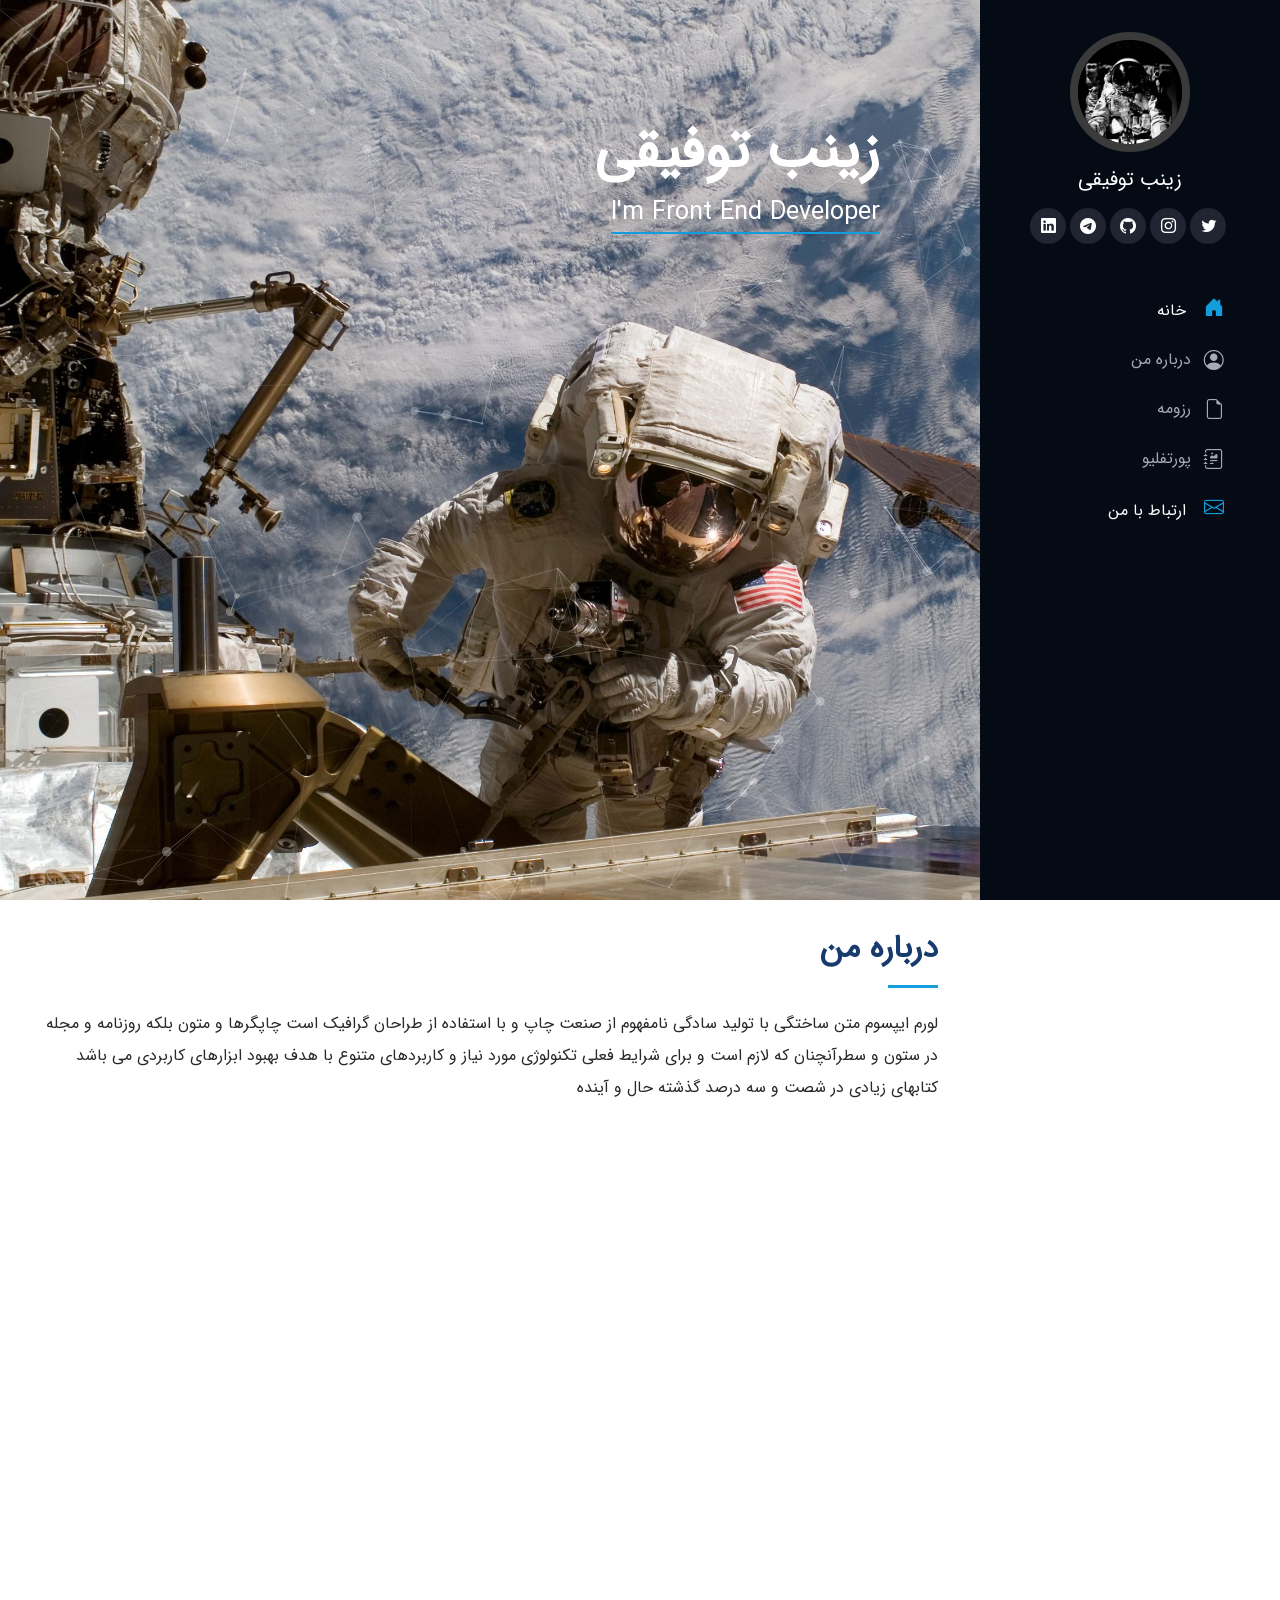
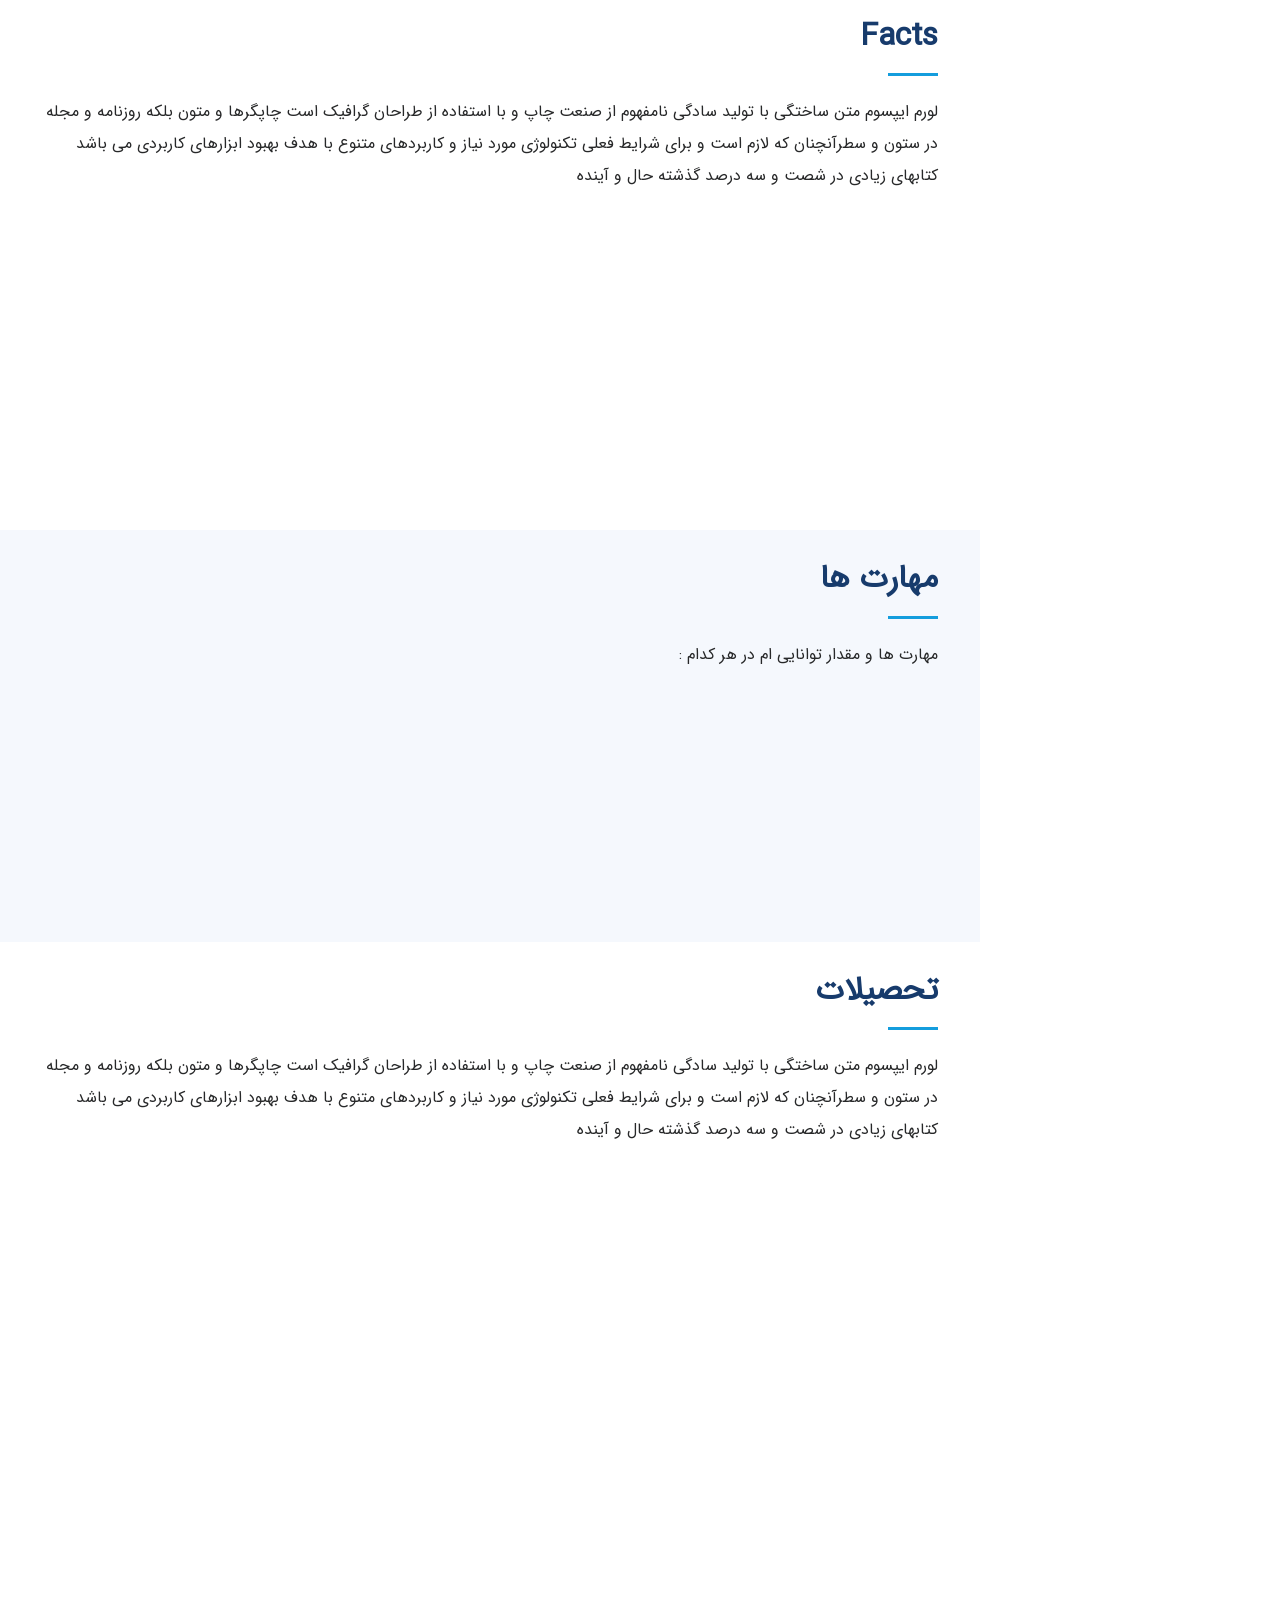
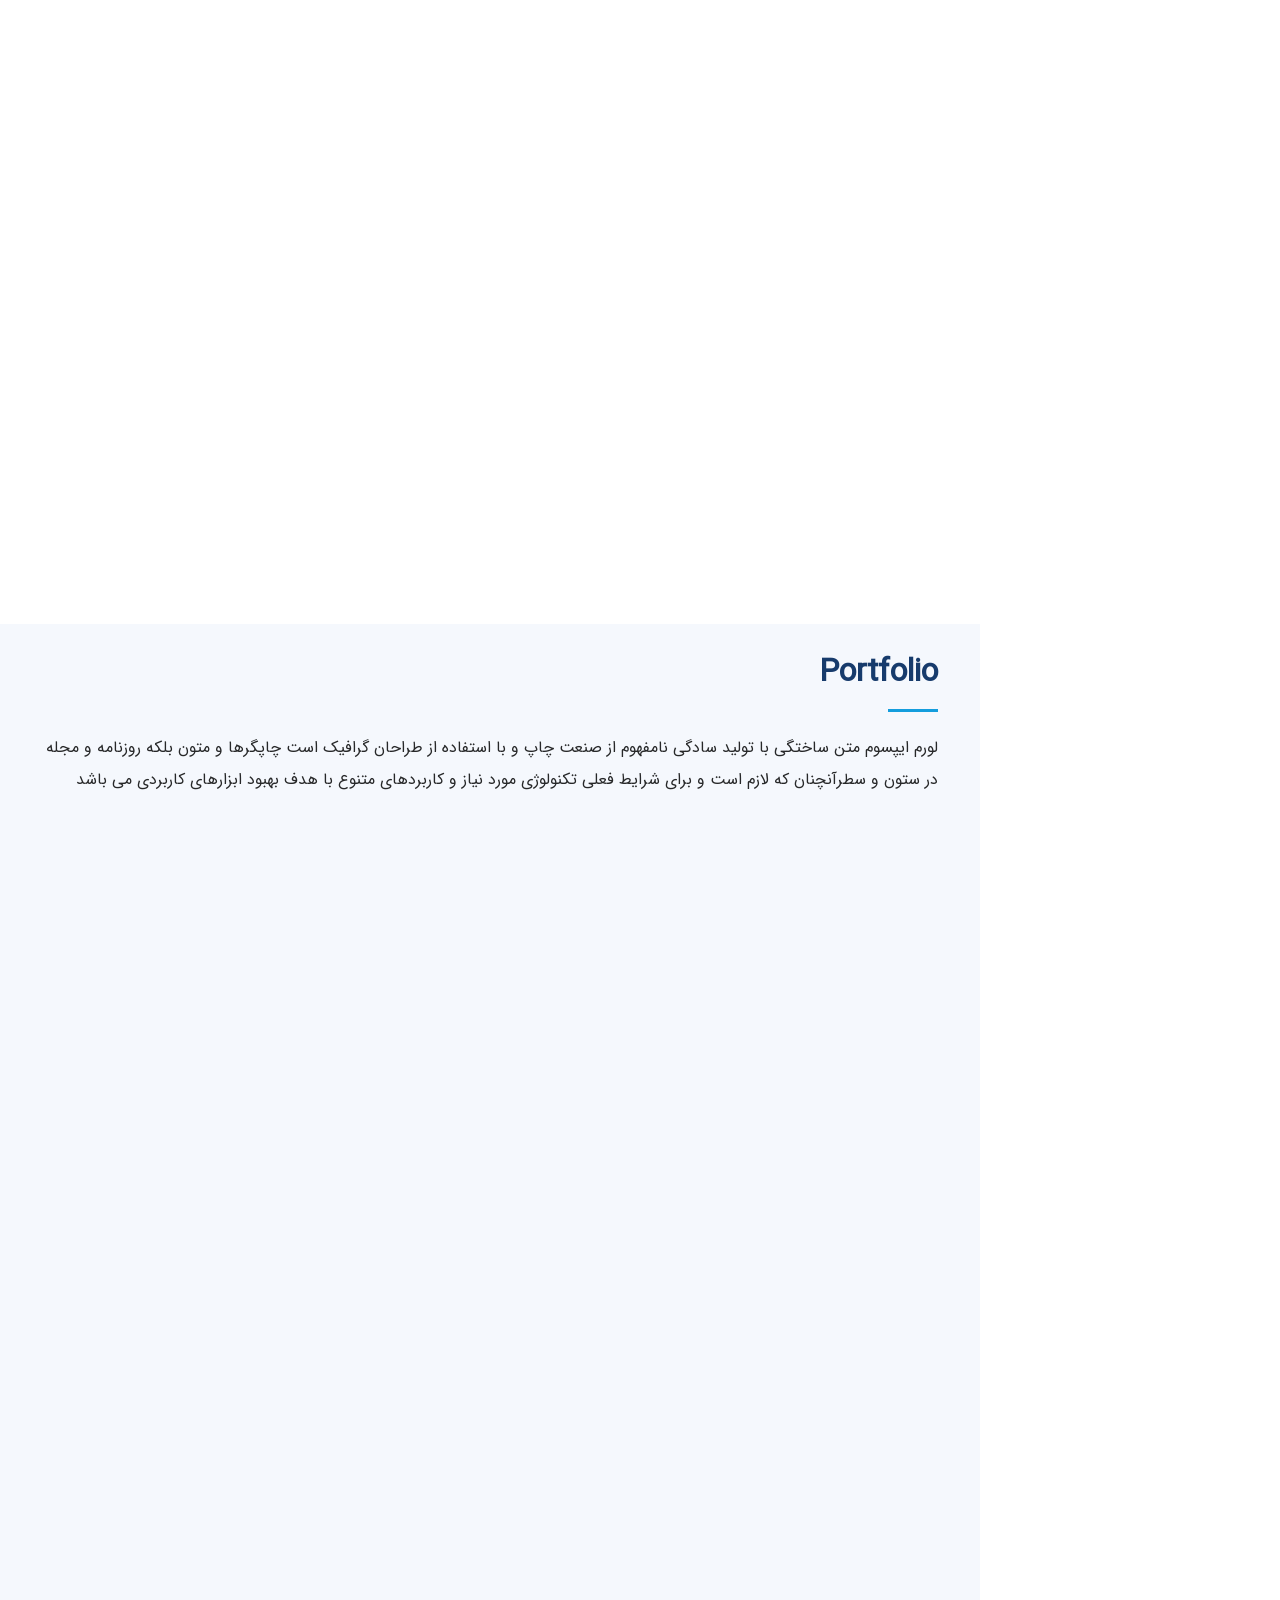
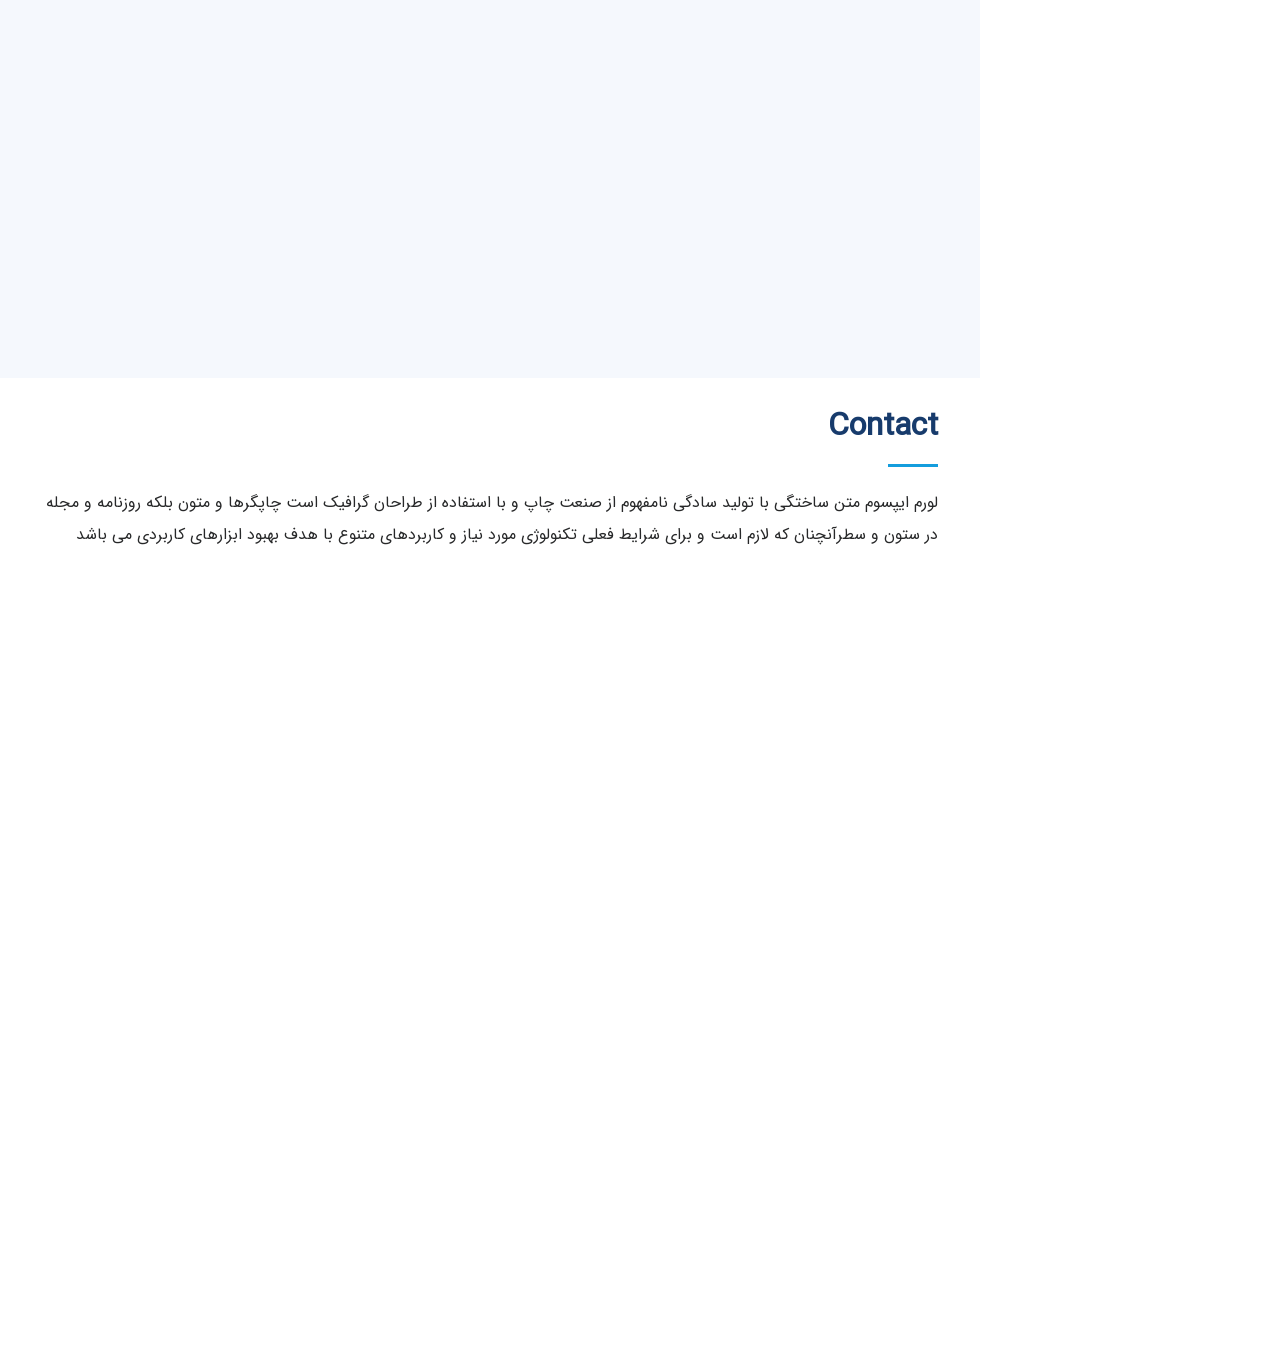
<file: index.html>
<!DOCTYPE html>
<html lang="en" dir="rtl">
  <head>
    <meta charset="UTF-8" />
    <meta name="viewport" content="width=device-width, initial-scale=1.0" />

    <link
      href="https://cdn.jsdelivr.net/npm/bootstrap@5.3.0/dist/css/bootstrap.min.css"
      rel="stylesheet"
      integrity="sha384-9ndCyUaIbzAi2FUVXJi0CjmCapSmO7SnpJef0486qhLnuZ2cdeRhO02iuK6FUUVM"
      crossorigin="anonymous"
    />
    <link
      rel="stylesheet"
      href="https://cdn.jsdelivr.net/npm/bootstrap-icons@1.10.5/font/bootstrap-icons.css"
    />
    <!-- AOS -->
    <link href="https://unpkg.com/aos@2.3.1/dist/aos.css" rel="stylesheet" />

    <!-- iHover -->
    <link href="CSS/ihover.css" rel="stylesheet" />

    <link rel="stylesheet" href="./CSS/styles.css" />

    <title>Portfolio</title>
  </head>
  <body>
    <!-- Start Header  -->
    <header class="header">
      <div class="profile">
        <div class="profile-header">
          <img src="./img/space.jpg" class="profile-img" alt="" />
          <h1 class="profile-name">
            <a href="Untitled-1.html" class="profile-name-link">
              زینب توفیقی
            </a>
          </h1>
          <div class="header-social-media text-center">
            <a
              href="https://twitter.com/zmohebian"
              class="social-media-link"
              target="_blank"
              ><i class="bi bi-twitter social-media-icon"></i
            ></a>
            <a
              href="https://www.instagram.com/z.mohebian13"
              class="social-media-link"
              target="_blank"
              ><i class="bi bi-instagram social-media-icon"></i
            ></a>
            <a
              href="https://github.com/zmohebian13"
              class="social-media-link"
              target="_blank"
              ><i class="bi bi-github"></i
            ></a>
            <a
              href="https://t.me/zmohebian"
              class="social-media-link"
              target="_blank"
              ><i class="bi bi-telegram"></i
            ></a>
            <a
              href="https://www.linkedin.com/in/zohre-mohebian-317a89244/"
              class="social-media-link"
              target="_blank"
              ><i class="bi bi-linkedin social-media-icon"></i
            ></a>
          </div>
        </div>
      </div>

      <div class="profile-navbar">
        <ul class="navbar-menu">
          <li class="navbar-item">
            <a href="#hero" class="navbar-item-link active" id="home-navbar">
              <i class="bi bi-house-door-fill"></i>
              <span class="navbar-item-title">خانه</span>
            </a>
          </li>
          <li class="navbar-item">
            <a href="#about" class="navbar-item-link" id="about-navbar">
              <i class="bi bi-person-circle"></i>
              <span class="navbar-item-title">درباره من</span>
            </a>
          </li>
          <li class="navbar-item">
            <a href="#resume" class="navbar-item-link" id="resume-navbr">
              <i class="bi bi-file-earmark"></i>
              <span class="navbar-item-title">رزومه</span>
            </a>
          </li>
          <li class="navbar-item">
            <a href="#portfolio" class="navbar-item-link" id="portfolio-navbar">
              <i class="bi bi-journal-richtext"></i>
              <span class="navbar-item-title">پورتفلیو</span>
            </a>
          </li>
          <li class="navbar-item">
            <a href="#contact" class="navbar-item-link" id="contact-navbar">
              <i class="bi bi-envelope"></i>
              <span class="navbar-item-title">ارتباط با من</span>
            </a>
          </li>
        </ul>
      </div>
    </header>
    <!-- End Header -->

    <!-- Start hero  -->
    <div id="particles-js" class="hero">
      <div
        id="hero"
        class="hero-container"
        data-aos="zoom-in-up"
        data-aos-duration="1500"
      >
        <h1 class="hero-title">زینب توفیقی</h1>
        <p class="hero-desc">
          I'm
          <span
            class="hero-desc-typed"
            data-typed-items="Front End Developer"
          ></span>
        </p>
      </div>
    </div>

    <!-- End hero  -->

    <main class="main">
      <!-- Start About  -->
      <section class="about" id="about">
        <div class="about-container">
          <div class="container">
            <div class="row">
              <div class="section-title">
                <h2>درباره من</h2>
                <p>
                  لورم ایپسوم متن ساختگی با تولید سادگی نامفهوم از صنعت چاپ و با
                  استفاده از طراحان گرافیک است چاپگرها و متون بلکه روزنامه و
                  مجله در ستون و سطرآنچنان که لازم است و برای شرایط فعلی
                  تکنولوژی مورد نیاز و کاربردهای متنوع با هدف بهبود ابزارهای
                  کاربردی می باشد کتابهای زیادی در شصت و سه درصد گذشته حال و
                  آینده
                </p>
              </div>

              <div class="row">
                <div
                  class="col-lg-4"
                  data-aos="fade-left"
                  data-aos-duration="2000"
                >
                  <img
                    src="./img/galaxy7.jpg"
                    alt=""
                    class="about-img img-fluid"
                  />
                </div>
                <div
                  class="col-lg-8 pt-4 pt-lg-0 content"
                  data-aos="fade-right"
                  data-aos-duration="2000"
                >
                  <h3 class="about-detail-title">برنامه نویس فرانت اند</h3>
                  <p class="about-detail-desc">
                    لورم ایپسوم متن ساختگی با تولید سادگی نامفهوم از صنعت چاپ و
                    با استفاده از طراحان گرافیک است چاپگرها و متون بلکه روزنامه
                    و مجله در ستون و سطرآنچنان که لازم است و برای شرایط فعلی
                    تکنولوژی مورد نیاز و کاربردهای متنوع با هدف بهبود ابزارهای
                    کاربردی می باشد کتابهای زیادی در شصت و سه درصد گذشته حال و
                    آینده
                  </p>
                  <div class="row">
                    <div class="col-lg-6">
                      <ul class="about-detail-menu">
                        <li class="about-detail-item">
                          <i class="bi bi-chevron-left"></i>
                          <strong> تاریخ تولد :</strong>
                          <span>13 / تیر / 1372</span>
                        </li>
                        <li class="about-detail-item">
                          <i class="bi bi-chevron-left"></i>
                          <strong>وبسایت :</strong>
                          <span> www.inmyplanet.com</span>
                        </li>
                        <li class="about-detail-item">
                          <i class="bi bi-chevron-left"></i>
                          <strong>شماره تماس :</strong>
                          <span>09186762635</span>
                        </li>
                        <li class="about-detail-item">
                          <i class="bi bi-chevron-left"></i>
                          <strong>شهر :</strong>
                          <span>تهران</span>
                        </li>
                      </ul>
                    </div>
                    <div class="col-6">
                      <ul class="about-detail menu">
                        <li class="about-detail-item">
                          <i class="bi bi-chevron-left"></i>
                          <strong> سن :</strong>
                          <span>30</span>
                        </li>
                        <li class="about-detail-item">
                          <i class="bi bi-chevron-left"></i>
                          <strong>مدرک تحصیلی :</strong>
                          <span>لیسانس فیزیک</span>
                        </li>
                        <li class="about-detail-item">
                          <i class="bi bi-chevron-left"></i>
                          <strong>آدرس ایمیل : </strong>
                          <span>mehrabanbanoo13@gmail.com</span>
                        </li>
                        <li class="about-detail-item">
                          <i class="bi bi-chevron-left"></i>
                          <strong>وضعیت تاهل : </strong>
                          <span>متاهل</span>
                        </li>
                      </ul>
                    </div>
                  </div>
                </div>
              </div>
            </div>
          </div>
        </div>
      </section>
      <!-- End About  -->

      <!-- Start Facts  -->
      <section class="facts">
        <div class="fact-container">
          <div class="container">
            <div class="row">
              <div class="section-title">
                <h2>Facts</h2>
                <p>
                  لورم ایپسوم متن ساختگی با تولید سادگی نامفهوم از صنعت چاپ و با
                  استفاده از طراحان گرافیک است چاپگرها و متون بلکه روزنامه و
                  مجله در ستون و سطرآنچنان که لازم است و برای شرایط فعلی
                  تکنولوژی مورد نیاز و کاربردهای متنوع با هدف بهبود ابزارهای
                  کاربردی می باشد کتابهای زیادی در شصت و سه درصد گذشته حال و
                  آینده
                </p>
              </div>
              <div class="row facts-details">
                <div
                  class="col-lg-3 col-md-6 fact-item"
                  data-aos="fade-up"
                  data-aos-duration="1000"
                >
                  <i class="bi bi-emoji-smile-fill"></i>
                  <div class="fact-item-count">
                    <strong class="fact-item-num">232</strong>
                    <p class="fact-item-title">
                      <strong>Happy Clients</strong>
                      consequuntur quae
                    </p>
                  </div>
                </div>
                <div
                  class="col-lg-3 col-md-6 fact-item"
                  data-aos="fade-up"
                  data-aos-duration="1500"
                >
                  <i class="bi bi-journal-richtext"></i>
                  <div class="fact-item-count">
                    <strong class="fact-item-num">521</strong>
                    <p class="fact-item-title">
                      <strong>Projects </strong>
                      adipisci atque cum quia aut
                    </p>
                  </div>
                </div>
                <div
                  class="col-lg-3 col-md-6 fact-item"
                  data-aos="fade-up"
                  data-aos-duration="2000"
                >
                  <i class="bi bi-headset"></i>
                  <div class="fact-item-count">
                    <strong class="fact-item-num">1453</strong>
                    <p class="fact-item-title">
                      <strong>Hours Of Support</strong>
                      aut commodi quaerat
                    </p>
                  </div>
                </div>
                <div
                  class="col-lg-3 col-md-6 fact-item"
                  data-aos="fade-up"
                  data-aos-duration="2500"
                >
                  <i class="bi bi-people-fill"></i>
                  <div class="fact-item-count">
                    <strong class="fact-item-num">32</strong>
                    <p class="fact-item-title">
                      <strong>Hard Workers</strong>
                      rerum asperiores dolo
                    </p>
                  </div>
                </div>
              </div>
            </div>
          </div>
        </div>
      </section>
      <!-- End Facts  -->

      <!-- Start Skills  -->
      <section class="skills">
        <div class="container skills-container">
          <div class="row">
            <div class="section-title">
              <h2>مهارت ها</h2>
              <p>مهارت ها و مقدار توانایی ام در هر کدام :</p>
            </div>
            <div class="row skill-menu">
              <div class="col-lg-6">
                <div
                  class="skill-item"
                  data-aos="fade-left"
                  data-aos-duration="1000"
                >
                  <div class="skill-item-title">
                    <span class="skill-value">50%</span>
                    <span class="skill-title">PHOTPSHOP</span>
                  </div>
                  <div
                    class="progress"
                    role="progressbar"
                    aria-label="Basic example"
                    aria-valuenow="0"
                    aria-valuemin="0"
                    aria-valuemax="100"
                  >
                    <div class="progress-bar" style="width: 50%"></div>
                  </div>
                </div>
                <div
                  class="skill-item"
                  data-aos="fade-left"
                  data-aos-duration="1500"
                >
                  <div class="skill-item-title">
                    <span class="skill-value">75%</span>
                    <span class="skill-title">BOOTSTRAP</span>
                  </div>
                  <div
                    class="progress"
                    role="progressbar"
                    aria-label="Basic example"
                    aria-valuenow="0"
                    aria-valuemin="0"
                    aria-valuemax="100"
                  >
                    <div class="progress-bar" style="width: 75%"></div>
                  </div>
                </div>
                <div
                  class="skill-item"
                  data-aos="fade-left"
                  data-aos-duration="2000"
                >
                  <div class="skill-item-title">
                    <span class="skill-value">60%</span>
                    <span class="skill-title">MATERIAL UI</span>
                  </div>
                  <div
                    class="progress"
                    role="progressbar"
                    aria-label="Basic example"
                    aria-valuenow="0"
                    aria-valuemin="0"
                    aria-valuemax="100"
                  >
                    <div class="progress-bar" style="width: 60%"></div>
                  </div>
                </div>
              </div>
              <div class="col-lg-6">
                <div
                  class="skill-item"
                  data-aos="fade-right"
                  data-aos-duration="1000"
                >
                  <div class="skill-item-title">
                    <span class="skill-value">100%</span>
                    <span class="skill-title">HTML</span>
                  </div>
                  <div
                    class="progress"
                    role="progressbar"
                    aria-label="Basic example"
                    aria-valuenow="0"
                    aria-valuemin="0"
                    aria-valuemax="100"
                  >
                    <div class="progress-bar" style="width: 100%"></div>
                  </div>
                </div>
                <div
                  class="skill-item"
                  data-aos="fade-right"
                  data-aos-duration="1500"
                >
                  <div class="skill-item-title">
                    <span class="skill-value">90%</span>
                    <span class="skill-title">CSS</span>
                  </div>
                  <div
                    class="progress"
                    role="progressbar"
                    aria-label="Basic example"
                    aria-valuenow="0"
                    aria-valuemin="0"
                    aria-valuemax="100"
                  >
                    <div class="progress-bar" style="width: 90%"></div>
                  </div>
                </div>
                <div
                  class="skill-item"
                  data-aos="fade-right"
                  data-aos-duration="2000"
                >
                  <div class="skill-item-title">
                    <span class="skill-value">75%</span>
                    <span class="skill-title">JAVASCRIPT</span>
                  </div>
                  <div
                    class="progress"
                    role="progressbar"
                    aria-label="Basic example"
                    aria-valuenow="0"
                    aria-valuemin="0"
                    aria-valuemax="100"
                  >
                    <div class="progress-bar" style="width: 75%"></div>
                  </div>
                </div>
              </div>
            </div>
          </div>
        </div>
      </section>
      <!-- End Skills  -->

      <!-- Start Resume  -->
      <section class="resume" id="resume">
        <div class="container resume-container">
          <div class="row">
            <div class="section-title">
              <h2>تحصیلات</h2>
              <p>
                لورم ایپسوم متن ساختگی با تولید سادگی نامفهوم از صنعت چاپ و با
                استفاده از طراحان گرافیک است چاپگرها و متون بلکه روزنامه و مجله
                در ستون و سطرآنچنان که لازم است و برای شرایط فعلی تکنولوژی مورد
                نیاز و کاربردهای متنوع با هدف بهبود ابزارهای کاربردی می باشد
                کتابهای زیادی در شصت و سه درصد گذشته حال و آینده
              </p>
            </div>
          </div>
          <div class="row resume-menu">
            <div class="col-lg-6" data-aos="fade-up" data-aos-duration="2000">
              <h3 class="resume-item-title">Sumary</h3>
              <div class="resume-item">
                <h4 class="resume-item-name">دانشگاه اراک</h4>
                <h5 class="resume-item-year">1394 - 1390</h5>
                <p class="resume-item-subtitle">
                  لورم ایپسوم متن ساختگی با تولید سادگی نامفهوم از صنعت چاپ و با
                  استفاده از طراحان گرافیک است چاپگرها و متون بلکه روزنامه و
                  مجله در ستون و سطرآنچنان که لازم است و برای شرایط فعلی
                  تکنولوژی مورد نیاز و کاربردهای متنوع با هدف بهبود ابزارهای
                  کاربردی می باشد کتابهای زیادی در شصت و سه درصد گذشته حال و
                  آینده
                </p>
                <ul class="resume-item-menu">
                  <li class="resume-item-list">کارشناسی فیزیک</li>
                  <li class="resume-item-list">(123) 456-7891</li>
                  <li class="resume-item-list">alice.barkley@example.com</li>
                </ul>
              </div>

              <h3 class="resume-item-title">Education</h3>
              <div class="resume-item pb-2">
                <h4 class="resume-item-name">
                  MASTER OF FINE ARTS & GRAPHIC DESIGN
                </h4>
                <h5 class="resume-item-year">2015 - 2016</h5>
                <p>
                  <em>Rochester Institute of Technology, Rochester, NY</em>
                </p>
                <p>
                  لورم ایپسوم متن ساختگی با تولید سادگی نامفهوم از صنعت چاپ و با
                  استفاده از طراحان گرافیک است چاپگرها و متون بلکه روزنامه و
                  مجله در ستون و سطرآنچنان که لازم است و برای شرایط فعلی
                  تکنولوژی مورد نیاز و کاربردهای متنوع با هدف بهبود ابزارهای
                  کاربردی می باشد کتابهای زیادی
                </p>
              </div>
              <div class="resume-item">
                <h4 class="resume-item-name">
                  MASTER OF FINE ARTS & GRAPHIC DESIGN
                </h4>
                <h5>2015 - 2016</h5>
                <p>
                  <em>Rochester Institute of Technology, Rochester, NY</em>
                </p>
                <p>
                  لورم ایپسوم متن ساختگی با تولید سادگی نامفهوم از صنعت چاپ و با
                  استفاده از طراحان گرافیک است چاپگرها و متون بلکه روزنامه و
                  مجله در ستون و سطرآنچنان که لازم است و برای شرایط فعلی
                  تکنولوژی مورد نیاز و کاربردهای متنوع
                </p>
              </div>
            </div>
            <div class="col-lg-6" data-aos="fade-up" data-aos-duration="2000">
              <h3 class="resume-item-title">Professional Experience</h3>
              <div class="resume-item pb-2">
                <h4 class="resume-item-name">
                  SENIOR GRAPHIC DESIGN SPECIALIST
                </h4>
                <h5 class="resume-item-year">2015 - 2016</h5>
                <p>
                  <em>Experion, New York, NY</em>
                </p>
                <ul class="resume-item-menu">
                  <li class="resume-item-list">
                    لورم ایپسوم متن ساختگی با تولید سادگی نامفهوم از صنعت چاپ و
                    با استفاده از طراحان گرافیک است چاپگرها و متون بلکه روزنامه
                    و مجله در ستون و سطرآنچنان که لازم است
                  </li>
                  <li class="resume-item-list">
                    لورم ایپسوم متن ساختگی با تولید سادگی نامفهوم از صنعت چاپ و
                    با استفاده از طراحان گرافیک است چاپگرها و متون بلکه روزنامه
                    و مجله در ستون و سطرآنچنان که لازم است
                  </li>
                  <li class="resume-item-list">
                    لورم ایپسوم متن ساختگی با تولید سادگی نامفهوم از صنعت چاپ و
                    با استفاده از طراحان گرافیک است چاپگرها و متون بلکه روزنامه
                    و مجله در ستون و سطرآنچنان که لازم است
                  </li>
                  <li class="resume-item-list">
                    لورم ایپسوم متن ساختگی با تولید سادگی نامفهوم از صنعت چاپ و
                    با استفاده از طراحان گرافیک است چاپگرها و متون بلکه روزنامه
                    و مجله در ستون و سطرآنچنان که لازم است
                  </li>
                </ul>
              </div>
              <div class="resume-item">
                <h4 class="resume-item-name">GRAPHIC DESIGN SPECIALIST</h4>
                <h5 class="resume-item-year">2017 - 2018</h5>
                <p>
                  <em>Stepping Stone Advertising, New York, NY</em>
                </p>
                <ul class="resume-item-menu">
                  <li class="resume-item-list">
                    لورم ایپسوم متن ساختگی با تولید سادگی نامفهوم از صنعت چاپ و
                    با استفاده از طراحان گرافیک
                  </li>
                  <li class="resume-item-list">
                    لورم ایپسوم متن ساختگی با تولید سادگی نامفهوم از صنعت چاپ و
                    با استفاده از طراحان گرافیک
                  </li>
                  <li class="resume-item-list">
                    لورم ایپسوم متن ساختگی با تولید سادگی نامفهوم از صنعت چاپ و
                    با استفاده از طراحان گرافیک
                  </li>
                  <li class="resume-item-list">
                    لورم ایپسوم متن ساختگی با تولید سادگی نامفهوم از صنعت چاپ و
                    با استفاده از طراحان گرافیک
                  </li>
                </ul>
              </div>
            </div>
          </div>
        </div>
      </section>
      <!-- End Resume  -->

      <!-- Start Portfilio  -->
      <section class="portfolio" id="portfolio">
        <div class="container portfolio-container">
          <div class="section-title">
            <h2>Portfolio</h2>
            <p>
              لورم ایپسوم متن ساختگی با تولید سادگی نامفهوم از صنعت چاپ و با
              استفاده از طراحان گرافیک است چاپگرها و متون بلکه روزنامه و مجله در
              ستون و سطرآنچنان که لازم است و برای شرایط فعلی تکنولوژی مورد نیاز
              و کاربردهای متنوع با هدف بهبود ابزارهای کاربردی می باشد
            </p>
          </div>
          <div
            class="row portfolio-header"
            data-aos="fade-up"
            data-aos-duration="2000"
          >
            <div class="col-lg-12 portfolio-header-title">
              <ul class="portfolio-header-menu">
                <li class="portfolio-header-item filter-app">app</li>
                <li class="portfolio-header-item filter-card">card</li>
                <li class="portfolio-header-item filter-web">web</li>
                <li
                  class="portfolio-header-item active portfolio-all-img"
                  data-filter="*"
                >
                  all
                </li>
              </ul>
            </div>
          </div>
          <div
            class="row portfolio-content"
            data-aos="fade-up"
            data-aos-duration="2000"
          >
            <div class="col-lg-4 col-md-6 portfolio-item filter-app-item">
              <div
                class="ih-item square effect3 bottom_to_top portfolio-single-image"
              >
                <a href="">
                  <div class="img">
                    <img src="./img/galaxy1.jpg" alt="img" />
                  </div>
                  <div class="info">
                    <h3>Heading</h3>
                  </div>
                </a>
              </div>
            </div>
            <div class="col-lg-4 col-md-6 portfolio-item filter-card-item">
              <div
                class="ih-item square effect3 bottom_to_top portfolio-single-image"
              >
                <a href="">
                  <div class="img img-fluid">
                    <img src="./img/hero-galaxy.jpg" alt="img" />
                  </div>
                  <div class="info">
                    <h3>Heading</h3>
                  </div>
                </a>
              </div>
            </div>
            <div class="col-lg-4 col-md-6 portfolio-item filter-web-item">
              <div
                class="ih-item square effect3 bottom_to_top portfolio-single-image"
              >
                <a href="">
                  <div class="img img-fluid">
                    <img src="./img/hero-galaxy2.jpg" alt="img" />
                  </div>
                  <div class="info">
                    <h3>Heading</h3>
                  </div>
                </a>
              </div>
            </div>
            <div class="col-lg-4 col-md-6 portfolio-item filter-app-item">
              <div
                class="ih-item square effect3 bottom_to_top portfolio-single-image"
              >
                <a href="">
                  <div class="img img-fluid">
                    <img src="./img/galaxy3.jpg" alt="img" />
                  </div>
                  <div class="info">
                    <h3>Heading</h3>
                  </div>
                </a>
              </div>
            </div>
            <div class="col-lg-4 col-md-6 portfolio-item filter-card-item">
              <div
                class="ih-item square effect3 bottom_to_top portfolio-single-image"
              >
                <a href="">
                  <div class="img img-fluid">
                    <img src="./img/galaxy9.jpg" alt="img" />
                  </div>
                  <div class="info">
                    <h3>Heading</h3>
                  </div>
                </a>
              </div>
            </div>
            <div class="col-lg-4 col-md-6 portfolio-item filter-web-item">
              <div
                class="ih-item square effect3 bottom_to_top portfolio-single-image"
              >
                <a href="">
                  <div class="img img-fluid">
                    <img src="./img/galaxy5.jpg" alt="img" />
                  </div>
                  <div class="info">
                    <h3>Heading</h3>
                  </div>
                </a>
              </div>
            </div>
            <div class="col-lg-4 col-md-6 portfolio-item filter-app-item">
              <div
                class="ih-item square effect3 bottom_to_top portfolio-single-image"
              >
                <a href="">
                  <div class="img img-fluid">
                    <img src="./img/galaxy6.jpg" alt="img" />
                  </div>
                  <div class="info">
                    <h3>Heading</h3>
                  </div>
                </a>
              </div>
            </div>
            <div class="col-lg-4 col-md-6 portfolio-item filter-card-item">
              <div
                class="ih-item square effect3 bottom_to_top portfolio-single-image"
              >
                <a href="">
                  <div class="img img-fluid">
                    <img src="./img/galaxy7.jpg" alt="img" />
                  </div>
                  <div class="info">
                    <h3>Heading</h3>
                  </div>
                </a>
              </div>
            </div>
            <div class="col-lg-4 col-md-6 portfolio-item filter-web-item">
              <div
                class="ih-item square effect3 bottom_to_top portfolio-single-image"
              >
                <a href="#">
                  <div class="img img-fluid">
                    <img src="./img/galaxy8.jpg" alt="img" />
                  </div>
                  <div class="info">
                    <h3>Heading</h3>
                  </div>
                </a>
              </div>
            </div>
          </div>
        </div>
      </section>
      <!-- End Portfilio  -->

      <!-- Start contact  -->
      <section class="contact" id="contact">
        <div class="container contact-container">
          <div class="section-title">
            <h2>Contact</h2>
            <p>
              لورم ایپسوم متن ساختگی با تولید سادگی نامفهوم از صنعت چاپ و با
              استفاده از طراحان گرافیک است چاپگرها و متون بلکه روزنامه و مجله در
              ستون و سطرآنچنان که لازم است و برای شرایط فعلی تکنولوژی مورد نیاز
              و کاربردهای متنوع با هدف بهبود ابزارهای کاربردی می باشد
            </p>
          </div>
          <div
            class="row contact-content"
            data-aos="zoom-in"
            data-aos-duration="1500"
          >
            <div class="col-lg-5 d-flex align-items-stretch mb-3">
              <div class="contact-details">
                <div class="contact-addres">
                  <i class="bi bi-geo-alt"></i>
                  <div class="contact-detail-title">
                    <h4>Location:</h4>
                    <p>A108 Adam Street, New York, NY 535022</p>
                  </div>
                </div>
                <div class="contact-email">
                  <i class="bi bi-envelope"></i>
                  <div class="contact-detail-title">
                    <h4>Email:</h4>
                    <p>info@example.com</p>
                  </div>
                </div>
                <div class="contact-call">
                  <i class="bi bi-phone"></i>
                  <div class="contact-detail-title">
                    <h4>Call:</h4>
                    <p>+1 5589 55488 55s</p>
                  </div>
                </div>
                <div class="contact-map">
                  <iframe
                    src="https://www.google.com/maps/embed?pb=!1m14!1m8!1m3!1d12097.433213460943!2d-74.0062269!3d40.7101282!3m2!1i1024!2i768!4f13.1!3m3!1m2!1s0x0%3A0xb89d1fe6bc499443!2sDowntown+Conference+Center!5e0!3m2!1smk!2sbg!4v1539943755621"
                    frameborder="0"
                    style="border: 0; width: 100%; height: 290px"
                    allowfullscreen
                  ></iframe>
                </div>
              </div>
            </div>
            <div class="col-lg-7 d-flex align-items-stretch mb-3">
              <form action="#" class="contact-form">
                <div class="row">
                  <div class="col-md-6 form-group">
                    <label for="name">Your Name</label>
                    <input
                      type="text"
                      name="name"
                      class="form-control"
                      id="name"
                      required
                    />
                  </div>
                  <div class="form-group col-md-6">
                    <label for="name">Your Email</label>
                    <input
                      type="email"
                      class="form-control"
                      name="email"
                      id="email"
                      required
                    />
                  </div>
                  <div class="form-group">
                    <label for="name">Subject</label>
                    <input
                      type="text"
                      class="form-control"
                      name="subject"
                      id="subject"
                      required
                    />
                  </div>
                  <div class="form-group">
                    <label for="name">Message</label>
                    <textarea
                      class="form-control"
                      name="message"
                      rows="10"
                      required
                    ></textarea>
                  </div>
                  <div class="form-button">
                    <div class="form-loading"></div>
                    <div class="form-submit-error"></div>
                    <div class="form-submit-success"></div>
                    <button type="submit" class="form-submit-btn">
                      Send Message
                    </button>
                  </div>
                </div>
              </form>
            </div>
          </div>
        </div>
      </section>
      <!-- End contact  -->
    </main>

    <a
      href="#"
      class="back-to-top d-flex align-items-center justify-content-center active"
    >
      <i class="bi bi-arrow-up-short"></i>
    </a>

    <script src="./JS/index.js"></script>
    <script
      src="https://cdn.jsdelivr.net/npm/bootstrap@5.3.0/dist/js/bootstrap.bundle.min.js"
      integrity="sha384-geWF76RCwLtnZ8qwWowPQNguL3RmwHVBC9FhGdlKrxdiJJigb/j/68SIy3Te4Bkz"
      crossorigin="anonymous"
    ></script>
    <script src="https://unpkg.com/aos@2.3.1/dist/aos.js"></script>
    <script>
      AOS.init();
    </script>
    <script src="JS/particles.js"></script>
    <script src="JS/app.js"></script>
  </body>
</html>
</file>
<file: CSS/ihover.css>
.ih-item{position:relative;-webkit-transition:all 0.35s ease-in-out;-moz-transition:all 0.35s ease-in-out;transition:all 0.35s ease-in-out}.ih-item,.ih-item *{-webkit-box-sizing:border-box;-moz-box-sizing:border-box;box-sizing:border-box}.ih-item a{color:#333}.ih-item a:hover{text-decoration:none}.ih-item img{width:100%;height:100%}.ih-item.circle{position:relative;width:220px;height:220px;border-radius:50%}.ih-item.circle .img{position:relative;width:220px;height:220px;border-radius:50%}.ih-item.circle .img:before{position:absolute;display:block;content:'';width:100%;height:100%;border-radius:50%;box-shadow:inset 0 0 0 16px rgba(255,255,255,0.6),0 1px 2px rgba(0,0,0,0.3);-webkit-transition:all 0.35s ease-in-out;-moz-transition:all 0.35s ease-in-out;transition:all 0.35s ease-in-out}.ih-item.circle .img img{border-radius:50%}.ih-item.circle .info{position:absolute;top:0;bottom:0;left:0;right:0;text-align:center;border-radius:50%;-webkit-backface-visibility:hidden;backface-visibility:hidden}.ih-item.square{position:relative;width:316px;height:216px;border:8px solid #fff;box-shadow:1px 1px 3px rgba(0,0,0,0.3)}.ih-item.square .info{position:absolute;top:0;bottom:0;left:0;right:0;text-align:center;-webkit-backface-visibility:hidden;backface-visibility:hidden}.ih-item.circle.effect1 .spinner{width:230px;height:230px;border:10px solid #ecab18;border-right-color:#1ad280;border-bottom-color:#1ad280;border-radius:50%;-webkit-transition:all 0.8s ease-in-out;-moz-transition:all 0.8s ease-in-out;transition:all 0.8s ease-in-out}.ih-item.circle.effect1 .img{position:absolute;top:10px;bottom:0;left:10px;right:0;width:auto;height:auto}.ih-item.circle.effect1 .img:before{display:none}.ih-item.circle.effect1.colored .info{background:#1a4a72;background:rgba(26,74,114,0.6)}.ih-item.circle.effect1 .info{top:10px;bottom:0;left:10px;right:0;background:#333;background:rgba(0,0,0,0.6);opacity:0;-webkit-transition:all 0.8s ease-in-out;-moz-transition:all 0.8s ease-in-out;transition:all 0.8s ease-in-out}.ih-item.circle.effect1 .info h3{color:#fff;text-transform:uppercase;position:relative;letter-spacing:2px;font-size:22px;margin:0 30px;padding:55px 0 0 0;height:110px;text-shadow:0 0 1px #fff,0 1px 2px rgba(0,0,0,0.3)}.ih-item.circle.effect1 .info p{color:#bbb;padding:10px 5px;font-style:italic;margin:0 30px;font-size:12px;border-top:1px solid rgba(255,255,255,0.5)}.ih-item.circle.effect1 a:hover .spinner{-webkit-transform:rotate(180deg);-moz-transform:rotate(180deg);-ms-transform:rotate(180deg);-o-transform:rotate(180deg);transform:rotate(180deg)}.ih-item.circle.effect1 a:hover .info{opacity:1}.ih-item.circle.effect2 .img{opacity:1;-webkit-transform:scale(1);-moz-transform:scale(1);-ms-transform:scale(1);-o-transform:scale(1);transform:scale(1);-webkit-transition:all 0.35s ease-in-out;-moz-transition:all 0.35s ease-in-out;transition:all 0.35s ease-in-out}.ih-item.circle.effect2.colored .info{background:#1a4a72;background:rgba(26,74,114,0.6)}.ih-item.circle.effect2 .info{background:#333;background:rgba(0,0,0,0.6);opacity:0;pointer-events:none;-webkit-transition:all 0.35s ease-in-out;-moz-transition:all 0.35s ease-in-out;transition:all 0.35s ease-in-out}.ih-item.circle.effect2 .info h3{color:#fff;text-transform:uppercase;position:relative;letter-spacing:2px;font-size:22px;margin:0 30px;padding:55px 0 0 0;height:110px;text-shadow:0 0 1px #fff,0 1px 2px rgba(0,0,0,0.3)}.ih-item.circle.effect2 .info p{color:#bbb;padding:10px 5px;font-style:italic;margin:0 30px;font-size:12px;border-top:1px solid rgba(255,255,255,0.5)}.ih-item.circle.effect2.left_to_right .info{-webkit-transform:translateX(-100%);-moz-transform:translateX(-100%);-ms-transform:translateX(-100%);-o-transform:translateX(-100%);transform:translateX(-100%)}.ih-item.circle.effect2.left_to_right a:hover .img{-webkit-transform:rotate(-90deg);-moz-transform:rotate(-90deg);-ms-transform:rotate(-90deg);-o-transform:rotate(-90deg);transform:rotate(-90deg)}.ih-item.circle.effect2.left_to_right a:hover .info{opacity:1;-webkit-transform:translateX(0);-moz-transform:translateX(0);-ms-transform:translateX(0);-o-transform:translateX(0);transform:translateX(0)}.ih-item.circle.effect2.right_to_left .info{-webkit-transform:translateX(100%);-moz-transform:translateX(100%);-ms-transform:translateX(100%);-o-transform:translateX(100%);transform:translateX(100%)}.ih-item.circle.effect2.right_to_left a:hover .img{-webkit-transform:rotate(90deg);-moz-transform:rotate(90deg);-ms-transform:rotate(90deg);-o-transform:rotate(90deg);transform:rotate(90deg)}.ih-item.circle.effect2.right_to_left a:hover .info{opacity:1;-webkit-transform:translateX(0);-moz-transform:translateX(0);-ms-transform:translateX(0);-o-transform:translateX(0);transform:translateX(0)}.ih-item.circle.effect2.top_to_bottom .info{-webkit-transform:translateY(-100%);-moz-transform:translateY(-100%);-ms-transform:translateY(-100%);-o-transform:translateY(-100%);transform:translateY(-100%)}.ih-item.circle.effect2.top_to_bottom a:hover .img{-webkit-transform:rotate(-90deg);-moz-transform:rotate(-90deg);-ms-transform:rotate(-90deg);-o-transform:rotate(-90deg);transform:rotate(-90deg)}.ih-item.circle.effect2.top_to_bottom a:hover .info{opacity:1;-webkit-transform:translateY(0);-moz-transform:translateY(0);-ms-transform:translateY(0);-o-transform:translateY(0);transform:translateY(0)}.ih-item.circle.effect2.bottom_to_top .info{-webkit-transform:translateY(100%);-moz-transform:translateY(100%);-ms-transform:translateY(100%);-o-transform:translateY(100%);transform:translateY(100%)}.ih-item.circle.effect2.bottom_to_top a:hover .img{-webkit-transform:rotate(90deg);-moz-transform:rotate(90deg);-ms-transform:rotate(90deg);-o-transform:rotate(90deg);transform:rotate(90deg)}.ih-item.circle.effect2.bottom_to_top a:hover .info{opacity:1;-webkit-transform:translateY(0);-moz-transform:translateY(0);-ms-transform:translateY(0);-o-transform:translateY(0);transform:translateY(0)}.ih-item.circle.effect3 .img{z-index:11;-webkit-transition:all 0.35s ease-in-out;-moz-transition:all 0.35s ease-in-out;transition:all 0.35s ease-in-out}.ih-item.circle.effect3.colored .info{background:#1a4a72}.ih-item.circle.effect3 .info{background:#333;opacity:0;pointer-events:none;-webkit-transition:all 0.35s ease-in-out;-moz-transition:all 0.35s ease-in-out;transition:all 0.35s ease-in-out}.ih-item.circle.effect3 .info h3{color:#fff;text-transform:uppercase;position:relative;letter-spacing:2px;font-size:22px;margin:0 30px;padding:55px 0 0 0;height:110px;text-shadow:0 0 1px #fff,0 1px 2px rgba(0,0,0,0.3)}.ih-item.circle.effect3 .info p{color:#bbb;padding:10px 5px;font-style:italic;margin:0 30px;font-size:12px;border-top:1px solid rgba(255,255,255,0.5)}.ih-item.circle.effect3.left_to_right .img{-webkit-transform:scale(1) translateX(0);-moz-transform:scale(1) translateX(0);-ms-transform:scale(1) translateX(0);-o-transform:scale(1) translateX(0);transform:scale(1) translateX(0)}.ih-item.circle.effect3.left_to_right .info{-webkit-transform:translateX(-100%);-moz-transform:translateX(-100%);-ms-transform:translateX(-100%);-o-transform:translateX(-100%);transform:translateX(-100%)}.ih-item.circle.effect3.left_to_right a:hover .img{-webkit-transform:scale(0.5) translateX(100%);-moz-transform:scale(0.5) translateX(100%);-ms-transform:scale(0.5) translateX(100%);-o-transform:scale(0.5) translateX(100%);transform:scale(0.5) translateX(100%)}.ih-item.circle.effect3.left_to_right a:hover .info{opacity:1;-webkit-transform:translateX(0);-moz-transform:translateX(0);-ms-transform:translateX(0);-o-transform:translateX(0);transform:translateX(0)}.ih-item.circle.effect3.right_to_left .img{-webkit-transform:scale(1) translateX(0);-moz-transform:scale(1) translateX(0);-ms-transform:scale(1) translateX(0);-o-transform:scale(1) translateX(0);transform:scale(1) translateX(0)}.ih-item.circle.effect3.right_to_left .info{-webkit-transform:translateX(100%);-moz-transform:translateX(100%);-ms-transform:translateX(100%);-o-transform:translateX(100%);transform:translateX(100%)}.ih-item.circle.effect3.right_to_left a:hover .img{-webkit-transform:scale(0.5) translateX(-100%);-moz-transform:scale(0.5) translateX(-100%);-ms-transform:scale(0.5) translateX(-100%);-o-transform:scale(0.5) translateX(-100%);transform:scale(0.5) translateX(-100%)}.ih-item.circle.effect3.right_to_left a:hover .info{opacity:1;-webkit-transform:translateX(0);-moz-transform:translateX(0);-ms-transform:translateX(0);-o-transform:translateX(0);transform:translateX(0)}.ih-item.circle.effect3.top_to_bottom .img{-webkit-transform:scale(1) translateY(0);-moz-transform:scale(1) translateY(0);-ms-transform:scale(1) translateY(0);-o-transform:scale(1) translateY(0);transform:scale(1) translateY(0)}.ih-item.circle.effect3.top_to_bottom .info{-webkit-transform:translateY(-100%);-moz-transform:translateY(-100%);-ms-transform:translateY(-100%);-o-transform:translateY(-100%);transform:translateY(-100%)}.ih-item.circle.effect3.top_to_bottom a:hover .img{-webkit-transform:scale(0.5) translateY(100%);-moz-transform:scale(0.5) translateY(100%);-ms-transform:scale(0.5) translateY(100%);-o-transform:scale(0.5) translateY(100%);transform:scale(0.5) translateY(100%)}.ih-item.circle.effect3.top_to_bottom a:hover .info{opacity:1;-webkit-transform:translateY(0);-moz-transform:translateY(0);-ms-transform:translateY(0);-o-transform:translateY(0);transform:translateY(0)}.ih-item.circle.effect3.bottom_to_top .img{-webkit-transform:scale(1) translateY(0);-moz-transform:scale(1) translateY(0);-ms-transform:scale(1) translateY(0);-o-transform:scale(1) translateY(0);transform:scale(1) translateY(0)}.ih-item.circle.effect3.bottom_to_top .info{-webkit-transform:translateY(100%);-moz-transform:translateY(100%);-ms-transform:translateY(100%);-o-transform:translateY(100%);transform:translateY(100%)}.ih-item.circle.effect3.bottom_to_top a:hover .img{-webkit-transform:scale(0.5) translateY(-100%);-moz-transform:scale(0.5) translateY(-100%);-ms-transform:scale(0.5) translateY(-100%);-o-transform:scale(0.5) translateY(-100%);transform:scale(0.5) translateY(-100%)}.ih-item.circle.effect3.bottom_to_top a:hover .info{opacity:1;-webkit-transform:translateY(0);-moz-transform:translateY(0);-ms-transform:translateY(0);-o-transform:translateY(0);transform:translateY(0)}.ih-item.circle.effect4 .img{opacity:1;-webkit-transition:all 0.4s ease-in-out;-moz-transition:all 0.4s ease-in-out;transition:all 0.4s ease-in-out}.ih-item.circle.effect4.colored .info{background:#1a4a72}.ih-item.circle.effect4 .info{background:#333;opacity:0;visibility:hidden;pointer-events:none;-webkit-transition:all 0.35s ease;-moz-transition:all 0.35s ease;transition:all 0.35s ease}.ih-item.circle.effect4 .info h3{color:#fff;text-transform:uppercase;position:relative;letter-spacing:2px;font-size:22px;margin:0 30px;padding:55px 0 0 0;height:110px;text-shadow:0 0 1px #fff,0 1px 2px rgba(0,0,0,0.3)}.ih-item.circle.effect4 .info p{color:#bbb;padding:10px 5px;font-style:italic;margin:0 30px;font-size:12px;border-top:1px solid rgba(255,255,255,0.5);-webkit-transition:all 0.35s ease-in-out;-moz-transition:all 0.35s ease-in-out;transition:all 0.35s ease-in-out}.ih-item.circle.effect4 a:hover .img{opacity:0;pointer-events:none}.ih-item.circle.effect4 a:hover .info{visibility:visible;opacity:1}.ih-item.circle.effect4.left_to_right .img{-webkit-transform:translateX(0);-moz-transform:translateX(0);-ms-transform:translateX(0);-o-transform:translateX(0);transform:translateX(0)}.ih-item.circle.effect4.left_to_right .info{-webkit-transform:translateX(-100%);-moz-transform:translateX(-100%);-ms-transform:translateX(-100%);-o-transform:translateX(-100%);transform:translateX(-100%)}.ih-item.circle.effect4.left_to_right a:hover .img{-webkit-transform:translateX(100%);-moz-transform:translateX(100%);-ms-transform:translateX(100%);-o-transform:translateX(100%);transform:translateX(100%)}.ih-item.circle.effect4.left_to_right a:hover .info{-webkit-transform:translateX(0);-moz-transform:translateX(0);-ms-transform:translateX(0);-o-transform:translateX(0);transform:translateX(0)}.ih-item.circle.effect4.right_to_left .img{-webkit-transform:translateX(0);-moz-transform:translateX(0);-ms-transform:translateX(0);-o-transform:translateX(0);transform:translateX(0)}.ih-item.circle.effect4.right_to_left .info{-webkit-transform:translateX(100%);-moz-transform:translateX(100%);-ms-transform:translateX(100%);-o-transform:translateX(100%);transform:translateX(100%)}.ih-item.circle.effect4.right_to_left a:hover .img{-webkit-transform:translateX(-100%);-moz-transform:translateX(-100%);-ms-transform:translateX(-100%);-o-transform:translateX(-100%);transform:translateX(-100%)}.ih-item.circle.effect4.right_to_left a:hover .info{-webkit-transform:translateX(0);-moz-transform:translateX(0);-ms-transform:translateX(0);-o-transform:translateX(0);transform:translateX(0)}.ih-item.circle.effect4.top_to_bottom .img{-webkit-transform:translateY(0);-moz-transform:translateY(0);-ms-transform:translateY(0);-o-transform:translateY(0);transform:translateY(0)}.ih-item.circle.effect4.top_to_bottom .info{-webkit-transform:translateY(100%);-moz-transform:translateY(100%);-ms-transform:translateY(100%);-o-transform:translateY(100%);transform:translateY(100%)}.ih-item.circle.effect4.top_to_bottom a:hover .img{-webkit-transform:translateY(-100%);-moz-transform:translateY(-100%);-ms-transform:translateY(-100%);-o-transform:translateY(-100%);transform:translateY(-100%)}.ih-item.circle.effect4.top_to_bottom a:hover .info{-webkit-transform:translateY(0);-moz-transform:translateY(0);-ms-transform:translateY(0);-o-transform:translateY(0);transform:translateY(0)}.ih-item.circle.effect4.bottom_to_top .img{-webkit-transform:translateY(0);-moz-transform:translateY(0);-ms-transform:translateY(0);-o-transform:translateY(0);transform:translateY(0)}.ih-item.circle.effect4.bottom_to_top .info{-webkit-transform:translateY(-100%);-moz-transform:translateY(-100%);-ms-transform:translateY(-100%);-o-transform:translateY(-100%);transform:translateY(-100%)}.ih-item.circle.effect4.bottom_to_top a:hover .img{-webkit-transform:translateY(100%);-moz-transform:translateY(100%);-ms-transform:translateY(100%);-o-transform:translateY(100%);transform:translateY(100%)}.ih-item.circle.effect4.bottom_to_top a:hover .info{-webkit-transform:translateY(0);-moz-transform:translateY(0);-ms-transform:translateY(0);-o-transform:translateY(0);transform:translateY(0)}.ih-item.circle.effect5{-webkit-perspective:900px;-moz-perspective:900px;perspective:900px}.ih-item.circle.effect5.colored .info .info-back{background:#1a4a72;background:rgba(26,74,114,0.6)}.ih-item.circle.effect5 .info{-webkit-transition:all 0.35s ease-in-out;-moz-transition:all 0.35s ease-in-out;transition:all 0.35s ease-in-out;-webkit-transform-style:preserve-3d;-moz-transform-style:preserve-3d;-ms-transform-style:preserve-3d;-o-transform-style:preserve-3d;transform-style:preserve-3d}.ih-item.circle.effect5 .info .info-back{visibility:hidden;border-radius:50%;width:100%;height:100%;background:#333;background:rgba(0,0,0,0.6);-webkit-transform:rotate3d(0, 1, 0, 180deg);-moz-transform:rotate3d(0, 1, 0, 180deg);-ms-transform:rotate3d(0, 1, 0, 180deg);-o-transform:rotate3d(0, 1, 0, 180deg);transform:rotate3d(0, 1, 0, 180deg);-webkit-backface-visibility:hidden;backface-visibility:hidden}.ih-item.circle.effect5 .info h3{color:#fff;text-transform:uppercase;position:relative;letter-spacing:2px;font-size:22px;margin:0 30px;padding:55px 0 0 0;height:110px;text-shadow:0 0 1px #fff,0 1px 2px rgba(0,0,0,0.3)}.ih-item.circle.effect5 .info p{color:#bbb;padding:10px 5px;font-style:italic;margin:0 30px;font-size:12px;border-top:1px solid rgba(255,255,255,0.5)}.ih-item.circle.effect5 a:hover .info{-webkit-transform:rotate3d(0, 1, 0, -180deg);-moz-transform:rotate3d(0, 1, 0, -180deg);-ms-transform:rotate3d(0, 1, 0, -180deg);-o-transform:rotate3d(0, 1, 0, -180deg);transform:rotate3d(0, 1, 0, -180deg)}.ih-item.circle.effect5 a:hover .info .info-back{visibility:visible}.ih-item.circle.effect6 .img{opacity:1;-webkit-transform:scale(1);-moz-transform:scale(1);-ms-transform:scale(1);-o-transform:scale(1);transform:scale(1);-webkit-transition:all 0.35s ease-in-out;-moz-transition:all 0.35s ease-in-out;transition:all 0.35s ease-in-out}.ih-item.circle.effect6.colored .info{background:#1a4a72}.ih-item.circle.effect6 .info{background:#333;opacity:0;-webkit-transition:all 0.35s ease-in-out;-moz-transition:all 0.35s ease-in-out;transition:all 0.35s ease-in-out}.ih-item.circle.effect6 .info h3{color:#fff;text-transform:uppercase;position:relative;letter-spacing:2px;font-size:22px;margin:0 30px;padding:55px 0 0 0;height:110px;text-shadow:0 0 1px #fff,0 1px 2px rgba(0,0,0,0.3)}.ih-item.circle.effect6 .info p{color:#bbb;padding:10px 5px;font-style:italic;margin:0 30px;font-size:12px;border-top:1px solid rgba(255,255,255,0.5)}.ih-item.circle.effect6.scale_up .info{-webkit-transform:scale(0.5);-moz-transform:scale(0.5);-ms-transform:scale(0.5);-o-transform:scale(0.5);transform:scale(0.5)}.ih-item.circle.effect6.scale_up a:hover .img{opacity:0;-webkit-transform:scale(1.5);-moz-transform:scale(1.5);-ms-transform:scale(1.5);-o-transform:scale(1.5);transform:scale(1.5)}.ih-item.circle.effect6.scale_up a:hover .info{opacity:1;-webkit-transform:scale(1);-moz-transform:scale(1);-ms-transform:scale(1);-o-transform:scale(1);transform:scale(1)}.ih-item.circle.effect6.scale_down .info{-webkit-transform:scale(1.5);-moz-transform:scale(1.5);-ms-transform:scale(1.5);-o-transform:scale(1.5);transform:scale(1.5)}.ih-item.circle.effect6.scale_down a:hover .img{opacity:0;-webkit-transform:scale(0.5);-moz-transform:scale(0.5);-ms-transform:scale(0.5);-o-transform:scale(0.5);transform:scale(0.5)}.ih-item.circle.effect6.scale_down a:hover .info{opacity:1;-webkit-transform:scale(1);-moz-transform:scale(1);-ms-transform:scale(1);-o-transform:scale(1);transform:scale(1)}.ih-item.circle.effect6.scale_down_up .info{-webkit-transform:scale(0.5);-moz-transform:scale(0.5);-ms-transform:scale(0.5);-o-transform:scale(0.5);transform:scale(0.5);-webkit-transition:all 0.35s ease-in-out 0.2s;-moz-transition:all 0.35s ease-in-out 0.2s;transition:all 0.35s ease-in-out 0.2s}.ih-item.circle.effect6.scale_down_up a:hover .img{opacity:0;-webkit-transform:scale(0.5);-moz-transform:scale(0.5);-ms-transform:scale(0.5);-o-transform:scale(0.5);transform:scale(0.5)}.ih-item.circle.effect6.scale_down_up a:hover .info{opacity:1;-webkit-transform:scale(1);-moz-transform:scale(1);-ms-transform:scale(1);-o-transform:scale(1);transform:scale(1)}.ih-item.circle.effect7 .img{opacity:1;-webkit-transform:scale(1);-moz-transform:scale(1);-ms-transform:scale(1);-o-transform:scale(1);transform:scale(1);-webkit-transition:all 0.35s ease-out;-moz-transition:all 0.35s ease-out;transition:all 0.35s ease-out}.ih-item.circle.effect7.colored .info{background:#1a4a72}.ih-item.circle.effect7 .info{background:#333;opacity:0;visibility:hidden;pointer-events:none;-webkit-transition:all 0.35s ease 0.2s;-moz-transition:all 0.35s ease 0.2s;transition:all 0.35s ease 0.2s}.ih-item.circle.effect7 .info h3{color:#fff;text-transform:uppercase;position:relative;letter-spacing:2px;font-size:22px;margin:0 30px;padding:55px 0 0 0;height:110px;text-shadow:0 0 1px #fff,0 1px 2px rgba(0,0,0,0.3)}.ih-item.circle.effect7 .info p{color:#bbb;padding:10px 5px;font-style:italic;margin:0 30px;font-size:12px;border-top:1px solid rgba(255,255,255,0.5)}.ih-item.circle.effect7 a:hover .img{opacity:0;-webkit-transform:scale(0.5);-moz-transform:scale(0.5);-ms-transform:scale(0.5);-o-transform:scale(0.5);transform:scale(0.5)}.ih-item.circle.effect7 a:hover .info{visibility:visible;opacity:1}.ih-item.circle.effect7.left_to_right .info{-webkit-transform:translateX(-100%);-moz-transform:translateX(-100%);-ms-transform:translateX(-100%);-o-transform:translateX(-100%);transform:translateX(-100%)}.ih-item.circle.effect7.left_to_right a:hover .info{-webkit-transform:translateX(0);-moz-transform:translateX(0);-ms-transform:translateX(0);-o-transform:translateX(0);transform:translateX(0)}.ih-item.circle.effect7.right_to_left .info{-webkit-transform:translateX(100%);-moz-transform:translateX(100%);-ms-transform:translateX(100%);-o-transform:translateX(100%);transform:translateX(100%)}.ih-item.circle.effect7.right_to_left a:hover .info{-webkit-transform:translateX(0);-moz-transform:translateX(0);-ms-transform:translateX(0);-o-transform:translateX(0);transform:translateX(0)}.ih-item.circle.effect7.top_to_bottom .info{-webkit-transform:translateY(100%);-moz-transform:translateY(100%);-ms-transform:translateY(100%);-o-transform:translateY(100%);transform:translateY(100%)}.ih-item.circle.effect7.top_to_bottom a:hover .info{-webkit-transform:translateY(0);-moz-transform:translateY(0);-ms-transform:translateY(0);-o-transform:translateY(0);transform:translateY(0)}.ih-item.circle.effect7.bottom_to_top .info{-webkit-transform:translateY(-100%);-moz-transform:translateY(-100%);-ms-transform:translateY(-100%);-o-transform:translateY(-100%);transform:translateY(-100%)}.ih-item.circle.effect7.bottom_to_top a:hover .info{-webkit-transform:translateY(0);-moz-transform:translateY(0);-ms-transform:translateY(0);-o-transform:translateY(0);transform:translateY(0)}.ih-item.circle.effect8.colored .info{background:#1a4a72}.ih-item.circle.effect8 .img-container{-webkit-transform:scale(1);-moz-transform:scale(1);-ms-transform:scale(1);-o-transform:scale(1);transform:scale(1);-webkit-transition:all 0.3s ease-in-out;-moz-transition:all 0.3s ease-in-out;transition:all 0.3s ease-in-out}.ih-item.circle.effect8 .img-container .img{opacity:1;-webkit-transition:all 0.3s ease-in-out 0.3s;-moz-transition:all 0.3s ease-in-out 0.3s;transition:all 0.3s ease-in-out 0.3s}.ih-item.circle.effect8 .info-container{position:absolute;top:0;bottom:0;left:0;right:0;text-align:center;border-radius:50%;opacity:0;pointer-events:none;-webkit-transition:all 0.3s ease-in-out 0.3s;-moz-transition:all 0.3s ease-in-out 0.3s;transition:all 0.3s ease-in-out 0.3s}.ih-item.circle.effect8 .info{width:100%;height:100%;background:#333;pointer-events:none;-webkit-transform:scale(0.5);-moz-transform:scale(0.5);-ms-transform:scale(0.5);-o-transform:scale(0.5);transform:scale(0.5);-webkit-transition:all 0.35s ease-in-out 0.6s;-moz-transition:all 0.35s ease-in-out 0.6s;transition:all 0.35s ease-in-out 0.6s}.ih-item.circle.effect8 .info h3{color:#fff;text-transform:uppercase;letter-spacing:2px;font-size:22px;margin:0 30px;padding:45px 0 0 0;height:140px;text-shadow:0 0 1px #fff,0 1px 2px rgba(0,0,0,0.3)}.ih-item.circle.effect8 .info p{color:#bbb;padding:10px 5px;font-style:italic;margin:0 30px;font-size:12px;border-top:1px solid rgba(255,255,255,0.5)}.ih-item.circle.effect8 a:hover .img-container{pointer-events:none;-webkit-transform:scale(0.5);-moz-transform:scale(0.5);-ms-transform:scale(0.5);-o-transform:scale(0.5);transform:scale(0.5)}.ih-item.circle.effect8 a:hover .img-container .img{opacity:0;pointer-events:none}.ih-item.circle.effect8 a:hover .info-container{opacity:1}.ih-item.circle.effect8 a:hover .info-container .info{-webkit-transform:scale(1);-moz-transform:scale(1);-ms-transform:scale(1);-o-transform:scale(1);transform:scale(1)}.ih-item.circle.effect8.left_to_right .img-container .img{-webkit-transform:translateX(0);-moz-transform:translateX(0);-ms-transform:translateX(0);-o-transform:translateX(0);transform:translateX(0)}.ih-item.circle.effect8.left_to_right .info-container{-webkit-transform:translateX(100%);-moz-transform:translateX(100%);-ms-transform:translateX(100%);-o-transform:translateX(100%);transform:translateX(100%)}.ih-item.circle.effect8.left_to_right a:hover .img-container .img{-webkit-transform:translateX(-100%);-moz-transform:translateX(-100%);-ms-transform:translateX(-100%);-o-transform:translateX(-100%);transform:translateX(-100%)}.ih-item.circle.effect8.left_to_right a:hover .info-container{-webkit-transform:translateX(0);-moz-transform:translateX(0);-ms-transform:translateX(0);-o-transform:translateX(0);transform:translateX(0)}.ih-item.circle.effect8.right_to_left .img-container .img{-webkit-transform:translateX(0);-moz-transform:translateX(0);-ms-transform:translateX(0);-o-transform:translateX(0);transform:translateX(0)}.ih-item.circle.effect8.right_to_left .info-container{-webkit-transform:translateX(-100%);-moz-transform:translateX(-100%);-ms-transform:translateX(-100%);-o-transform:translateX(-100%);transform:translateX(-100%)}.ih-item.circle.effect8.right_to_left a:hover .img-container .img{-webkit-transform:translateX(100%);-moz-transform:translateX(100%);-ms-transform:translateX(100%);-o-transform:translateX(100%);transform:translateX(100%)}.ih-item.circle.effect8.right_to_left a:hover .info-container{-webkit-transform:translateX(0);-moz-transform:translateX(0);-ms-transform:translateX(0);-o-transform:translateX(0);transform:translateX(0)}.ih-item.circle.effect8.top_to_bottom .img-container .img{-webkit-transform:translateY(0);-moz-transform:translateY(0);-ms-transform:translateY(0);-o-transform:translateY(0);transform:translateY(0)}.ih-item.circle.effect8.top_to_bottom .info-container{-webkit-transform:translateY(-100%);-moz-transform:translateY(-100%);-ms-transform:translateY(-100%);-o-transform:translateY(-100%);transform:translateY(-100%)}.ih-item.circle.effect8.top_to_bottom a:hover .img-container .img{-webkit-transform:translateY(100%);-moz-transform:translateY(100%);-ms-transform:translateY(100%);-o-transform:translateY(100%);transform:translateY(100%)}.ih-item.circle.effect8.top_to_bottom a:hover .info-container{-webkit-transform:translateY(0);-moz-transform:translateY(0);-ms-transform:translateY(0);-o-transform:translateY(0);transform:translateY(0)}.ih-item.circle.effect8.bottom_to_top .img-container .img{-webkit-transform:translateY(0);-moz-transform:translateY(0);-ms-transform:translateY(0);-o-transform:translateY(0);transform:translateY(0)}.ih-item.circle.effect8.bottom_to_top .info-container{-webkit-transform:translateY(100%);-moz-transform:translateY(100%);-ms-transform:translateY(100%);-o-transform:translateY(100%);transform:translateY(100%)}.ih-item.circle.effect8.bottom_to_top a:hover .img-container .img{-webkit-transform:translateY(-100%);-moz-transform:translateY(-100%);-ms-transform:translateY(-100%);-o-transform:translateY(-100%);transform:translateY(-100%)}.ih-item.circle.effect8.bottom_to_top a:hover .info-container{-webkit-transform:translateY(0);-moz-transform:translateY(0);-ms-transform:translateY(0);-o-transform:translateY(0);transform:translateY(0)}.ih-item.circle.effect9 .img{opacity:1;-webkit-transition:all 0.35s ease-out;-moz-transition:all 0.35s ease-out;transition:all 0.35s ease-out}.ih-item.circle.effect9.colored .info{background:#1a4a72}.ih-item.circle.effect9 .info{background:#333;opacity:0;visibility:hidden;pointer-events:none;-webkit-transform:scale(0.5);-moz-transform:scale(0.5);-ms-transform:scale(0.5);-o-transform:scale(0.5);transform:scale(0.5);-webkit-transition:all 0.35s ease 0.2s;-moz-transition:all 0.35s ease 0.2s;transition:all 0.35s ease 0.2s}.ih-item.circle.effect9 .info h3{color:#fff;text-transform:uppercase;position:relative;letter-spacing:2px;font-size:22px;margin:0 30px;padding:55px 0 0 0;height:110px;text-shadow:0 0 1px #fff,0 1px 2px rgba(0,0,0,0.3)}.ih-item.circle.effect9 .info p{color:#bbb;padding:10px 5px;font-style:italic;margin:0 30px;font-size:12px;border-top:1px solid rgba(255,255,255,0.5)}.ih-item.circle.effect9 a:hover .img{opacity:0;pointer-events:none;-webkit-transform:scale(0.5);-moz-transform:scale(0.5);-ms-transform:scale(0.5);-o-transform:scale(0.5);transform:scale(0.5)}.ih-item.circle.effect9 a:hover .info{visibility:visible;opacity:1;-webkit-transform:scale(1);-moz-transform:scale(1);-ms-transform:scale(1);-o-transform:scale(1);transform:scale(1)}.ih-item.circle.effect9.left_to_right .img{-webkit-transform:translateX(0) rotate(0);-moz-transform:translateX(0) rotate(0);-ms-transform:translateX(0) rotate(0);-o-transform:translateX(0) rotate(0);transform:translateX(0) rotate(0)}.ih-item.circle.effect9.left_to_right a:hover .img{-webkit-transform:translateX(100%) rotate(180deg);-moz-transform:translateX(100%) rotate(180deg);-ms-transform:translateX(100%) rotate(180deg);-o-transform:translateX(100%) rotate(180deg);transform:translateX(100%) rotate(180deg)}.ih-item.circle.effect9.right_to_left .img{-webkit-transform:translateX(0) rotate(0);-moz-transform:translateX(0) rotate(0);-ms-transform:translateX(0) rotate(0);-o-transform:translateX(0) rotate(0);transform:translateX(0) rotate(0)}.ih-item.circle.effect9.right_to_left a:hover .img{-webkit-transform:translateX(-100%) rotate(-180deg);-moz-transform:translateX(-100%) rotate(-180deg);-ms-transform:translateX(-100%) rotate(-180deg);-o-transform:translateX(-100%) rotate(-180deg);transform:translateX(-100%) rotate(-180deg)}.ih-item.circle.effect9.top_to_bottom .img{-webkit-transform:translateY(0);-moz-transform:translateY(0);-ms-transform:translateY(0);-o-transform:translateY(0);transform:translateY(0)}.ih-item.circle.effect9.top_to_bottom a:hover .img{-webkit-transform:translateY(-100%);-moz-transform:translateY(-100%);-ms-transform:translateY(-100%);-o-transform:translateY(-100%);transform:translateY(-100%)}.ih-item.circle.effect9.bottom_to_top .img{-webkit-transform:translateY(0);-moz-transform:translateY(0);-ms-transform:translateY(0);-o-transform:translateY(0);transform:translateY(0)}.ih-item.circle.effect9.bottom_to_top a:hover .img{-webkit-transform:translateY(100%);-moz-transform:translateY(100%);-ms-transform:translateY(100%);-o-transform:translateY(100%);transform:translateY(100%)}.ih-item.circle.effect10 .img{z-index:11;-webkit-transform:scale(1);-moz-transform:scale(1);-ms-transform:scale(1);-o-transform:scale(1);transform:scale(1);-webkit-transition:all 0.35s ease-in-out;-moz-transition:all 0.35s ease-in-out;transition:all 0.35s ease-in-out}.ih-item.circle.effect10.colored .info{background:#1a4a72}.ih-item.circle.effect10 .info{background:#333;opacity:0;-webkit-transform:scale(0);-moz-transform:scale(0);-ms-transform:scale(0);-o-transform:scale(0);transform:scale(0);-webkit-transition:all 0.35s ease-in-out;-moz-transition:all 0.35s ease-in-out;transition:all 0.35s ease-in-out}.ih-item.circle.effect10 .info h3{color:#fff;text-transform:uppercase;position:relative;letter-spacing:2px;font-size:22px;text-shadow:0 0 1px #fff,0 1px 2px rgba(0,0,0,0.3)}.ih-item.circle.effect10 .info p{color:#bbb;font-style:italic;font-size:12px;border-top:1px solid rgba(255,255,255,0.5)}.ih-item.circle.effect10 a:hover .info{visibility:visible;opacity:1;-webkit-transform:scale(1);-moz-transform:scale(1);-ms-transform:scale(1);-o-transform:scale(1);transform:scale(1)}.ih-item.circle.effect10.top_to_bottom .info h3{margin:0 30px;padding:25px 0 0 0;height:78px}.ih-item.circle.effect10.top_to_bottom .info p{margin:0 30px;padding:5px}.ih-item.circle.effect10.top_to_bottom a:hover .img{-webkit-transform:translateY(50px) scale(0.5);-moz-transform:translateY(50px) scale(0.5);-ms-transform:translateY(50px) scale(0.5);-o-transform:translateY(50px) scale(0.5);transform:translateY(50px) scale(0.5)}.ih-item.circle.effect10.bottom_to_top .info h3{margin:95px 30px 0;padding:25px 0 0 0;height:78px}.ih-item.circle.effect10.bottom_to_top .info p{margin:0 30px;padding:5px}.ih-item.circle.effect10.bottom_to_top a:hover .img{-webkit-transform:translateY(-50px) scale(0.5);-moz-transform:translateY(-50px) scale(0.5);-ms-transform:translateY(-50px) scale(0.5);-o-transform:translateY(-50px) scale(0.5);transform:translateY(-50px) scale(0.5)}.ih-item.circle.effect11{-webkit-perspective:900px;-moz-perspective:900px;perspective:900px}.ih-item.circle.effect11 .img{opacity:1;-webkit-transform-origin:50% 50%;-moz-transform-origin:50% 50%;-ms-transform-origin:50% 50%;-o-transform-origin:50% 50%;transform-origin:50% 50%;-webkit-transition:all 0.35s ease-in-out;-moz-transition:all 0.35s ease-in-out;transition:all 0.35s ease-in-out}.ih-item.circle.effect11.colored .info{background:#1a4a72}.ih-item.circle.effect11 .info{background:#333;opacity:0;visibility:hidden;-webkit-transition:all 0.35s ease 0.35s;-moz-transition:all 0.35s ease 0.35s;transition:all 0.35s ease 0.35s}.ih-item.circle.effect11 .info h3{color:#fff;text-transform:uppercase;position:relative;letter-spacing:2px;font-size:22px;margin:0 30px;padding:55px 0 0 0;height:110px;text-shadow:0 0 1px #fff,0 1px 2px rgba(0,0,0,0.3)}.ih-item.circle.effect11 .info p{color:#bbb;padding:10px 5px;font-style:italic;margin:0 30px;font-size:12px;border-top:1px solid rgba(255,255,255,0.5)}.ih-item.circle.effect11 a:hover .img{opacity:0}.ih-item.circle.effect11 a:hover .info{visibility:visible;opacity:1}.ih-item.circle.effect11.left_to_right .img{-webkit-transform:translateZ(0) rotateY(0);-moz-transform:translateZ(0) rotateY(0);-ms-transform:translateZ(0) rotateY(0);-o-transform:translateZ(0) rotateY(0);transform:translateZ(0) rotateY(0)}.ih-item.circle.effect11.left_to_right .info{-webkit-transform:translateZ(-1000px) rotateY(-90deg);-moz-transform:translateZ(-1000px) rotateY(-90deg);-ms-transform:translateZ(-1000px) rotateY(-90deg);-o-transform:translateZ(-1000px) rotateY(-90deg);transform:translateZ(-1000px) rotateY(-90deg)}.ih-item.circle.effect11.left_to_right a:hover .img{-webkit-transform:translateZ(-1000px) rotateY(90deg);-moz-transform:translateZ(-1000px) rotateY(90deg);-ms-transform:translateZ(-1000px) rotateY(90deg);-o-transform:translateZ(-1000px) rotateY(90deg);transform:translateZ(-1000px) rotateY(90deg)}.ih-item.circle.effect11.left_to_right a:hover .info{-webkit-transform:translateZ(0) rotateY(0);-moz-transform:translateZ(0) rotateY(0);-ms-transform:translateZ(0) rotateY(0);-o-transform:translateZ(0) rotateY(0);transform:translateZ(0) rotateY(0)}.ih-item.circle.effect11.right_to_left .img{-webkit-transform:translateZ(0) rotateY(0);-moz-transform:translateZ(0) rotateY(0);-ms-transform:translateZ(0) rotateY(0);-o-transform:translateZ(0) rotateY(0);transform:translateZ(0) rotateY(0)}.ih-item.circle.effect11.right_to_left .info{-webkit-transform:translateZ(-1000px) rotateY(90deg);-moz-transform:translateZ(-1000px) rotateY(90deg);-ms-transform:translateZ(-1000px) rotateY(90deg);-o-transform:translateZ(-1000px) rotateY(90deg);transform:translateZ(-1000px) rotateY(90deg)}.ih-item.circle.effect11.right_to_left a:hover .img{-webkit-transform:translateZ(-1000px) rotateY(-90deg);-moz-transform:translateZ(-1000px) rotateY(-90deg);-ms-transform:translateZ(-1000px) rotateY(-90deg);-o-transform:translateZ(-1000px) rotateY(-90deg);transform:translateZ(-1000px) rotateY(-90deg)}.ih-item.circle.effect11.right_to_left a:hover .info{-webkit-transform:translateZ(0) rotateY(0);-moz-transform:translateZ(0) rotateY(0);-ms-transform:translateZ(0) rotateY(0);-o-transform:translateZ(0) rotateY(0);transform:translateZ(0) rotateY(0)}.ih-item.circle.effect11.top_to_bottom .img{-webkit-transform:translateZ(0) rotateX(0);-moz-transform:translateZ(0) rotateX(0);-ms-transform:translateZ(0) rotateX(0);-o-transform:translateZ(0) rotateX(0);transform:translateZ(0) rotateX(0)}.ih-item.circle.effect11.top_to_bottom .info{-webkit-transform:translateZ(-1000px) rotateX(90deg);-moz-transform:translateZ(-1000px) rotateX(90deg);-ms-transform:translateZ(-1000px) rotateX(90deg);-o-transform:translateZ(-1000px) rotateX(90deg);transform:translateZ(-1000px) rotateX(90deg)}.ih-item.circle.effect11.top_to_bottom a:hover .img{-webkit-transform:translateZ(-1000px) rotateX(-90deg);-moz-transform:translateZ(-1000px) rotateX(-90deg);-ms-transform:translateZ(-1000px) rotateX(-90deg);-o-transform:translateZ(-1000px) rotateX(-90deg);transform:translateZ(-1000px) rotateX(-90deg)}.ih-item.circle.effect11.top_to_bottom a:hover .info{-webkit-transform:translateZ(0) rotateX(0);-moz-transform:translateZ(0) rotateX(0);-ms-transform:translateZ(0) rotateX(0);-o-transform:translateZ(0) rotateX(0);transform:translateZ(0) rotateX(0)}.ih-item.circle.effect11.bottom_to_top .img{-webkit-transform:translateZ(0) rotateX(0);-moz-transform:translateZ(0) rotateX(0);-ms-transform:translateZ(0) rotateX(0);-o-transform:translateZ(0) rotateX(0);transform:translateZ(0) rotateX(0)}.ih-item.circle.effect11.bottom_to_top .info{-webkit-transform:translateZ(-1000px) rotateX(-90deg);-moz-transform:translateZ(-1000px) rotateX(-90deg);-ms-transform:translateZ(-1000px) rotateX(-90deg);-o-transform:translateZ(-1000px) rotateX(-90deg);transform:translateZ(-1000px) rotateX(-90deg)}.ih-item.circle.effect11.bottom_to_top a:hover .img{-webkit-transform:translateZ(-1000px) rotateX(90deg);-moz-transform:translateZ(-1000px) rotateX(90deg);-ms-transform:translateZ(-1000px) rotateX(90deg);-o-transform:translateZ(-1000px) rotateX(90deg);transform:translateZ(-1000px) rotateX(90deg)}.ih-item.circle.effect11.bottom_to_top a:hover .info{-webkit-transform:translateZ(0) rotateX(0);-moz-transform:translateZ(0) rotateX(0);-ms-transform:translateZ(0) rotateX(0);-o-transform:translateZ(0) rotateX(0);transform:translateZ(0) rotateX(0)}.ih-item.circle.effect12 .img{opacity:1;-webkit-transition:all 0.35s ease-in-out;-moz-transition:all 0.35s ease-in-out;transition:all 0.35s ease-in-out}.ih-item.circle.effect12.colored .info{background:#1a4a72}.ih-item.circle.effect12 .info{background:#333;opacity:0;visibility:hidden;pointer-events:none;-webkit-transform:scale(0.5);-moz-transform:scale(0.5);-ms-transform:scale(0.5);-o-transform:scale(0.5);transform:scale(0.5);-webkit-transition:all 0.35s ease-in-out;-moz-transition:all 0.35s ease-in-out;transition:all 0.35s ease-in-out}.ih-item.circle.effect12 .info h3{color:#fff;text-transform:uppercase;position:relative;letter-spacing:2px;font-size:22px;margin:0 30px;padding:55px 0 0 0;height:110px;text-shadow:0 0 1px #fff,0 1px 2px rgba(0,0,0,0.3)}.ih-item.circle.effect12 .info p{color:#bbb;padding:10px 5px;font-style:italic;margin:0 30px;font-size:12px;border-top:1px solid rgba(255,255,255,0.5)}.ih-item.circle.effect12 a:hover .img{opacity:0;pointer-events:none}.ih-item.circle.effect12 a:hover .info{opacity:1;visibility:visible}.ih-item.circle.effect12.left_to_right .img{-webkit-transform:translateX(0) rotate(0);-moz-transform:translateX(0) rotate(0);-ms-transform:translateX(0) rotate(0);-o-transform:translateX(0) rotate(0);transform:translateX(0) rotate(0)}.ih-item.circle.effect12.left_to_right .info{-webkit-transform:translateX(100%) rotate(180deg);-moz-transform:translateX(100%) rotate(180deg);-ms-transform:translateX(100%) rotate(180deg);-o-transform:translateX(100%) rotate(180deg);transform:translateX(100%) rotate(180deg)}.ih-item.circle.effect12.left_to_right a:hover .img{-webkit-transform:translateX(100%) rotate(180deg);-moz-transform:translateX(100%) rotate(180deg);-ms-transform:translateX(100%) rotate(180deg);-o-transform:translateX(100%) rotate(180deg);transform:translateX(100%) rotate(180deg)}.ih-item.circle.effect12.left_to_right a:hover .info{-webkit-transform:translateX(0) rotate(0);-moz-transform:translateX(0) rotate(0);-ms-transform:translateX(0) rotate(0);-o-transform:translateX(0) rotate(0);transform:translateX(0) rotate(0);-webkit-transition-delay:0.4s;-moz-transition-delay:0.4s;transition-delay:0.4s}.ih-item.circle.effect12.right_to_left .img{-webkit-transform:translateX(0) rotate(0);-moz-transform:translateX(0) rotate(0);-ms-transform:translateX(0) rotate(0);-o-transform:translateX(0) rotate(0);transform:translateX(0) rotate(0)}.ih-item.circle.effect12.right_to_left .info{-webkit-transform:translateX(-100%) rotate(-180deg);-moz-transform:translateX(-100%) rotate(-180deg);-ms-transform:translateX(-100%) rotate(-180deg);-o-transform:translateX(-100%) rotate(-180deg);transform:translateX(-100%) rotate(-180deg)}.ih-item.circle.effect12.right_to_left a:hover .img{-webkit-transform:translateX(-100%) rotate(-180deg);-moz-transform:translateX(-100%) rotate(-180deg);-ms-transform:translateX(-100%) rotate(-180deg);-o-transform:translateX(-100%) rotate(-180deg);transform:translateX(-100%) rotate(-180deg)}.ih-item.circle.effect12.right_to_left a:hover .info{-webkit-transform:translateX(0) rotate(0);-moz-transform:translateX(0) rotate(0);-ms-transform:translateX(0) rotate(0);-o-transform:translateX(0) rotate(0);transform:translateX(0) rotate(0);-webkit-transition-delay:0.4s;-moz-transition-delay:0.4s;transition-delay:0.4s}.ih-item.circle.effect12.top_to_bottom .img{-webkit-transform:translateY(0) rotate(0);-moz-transform:translateY(0) rotate(0);-ms-transform:translateY(0) rotate(0);-o-transform:translateY(0) rotate(0);transform:translateY(0) rotate(0)}.ih-item.circle.effect12.top_to_bottom .info{-webkit-transform:translateY(-100%) rotate(-180deg);-moz-transform:translateY(-100%) rotate(-180deg);-ms-transform:translateY(-100%) rotate(-180deg);-o-transform:translateY(-100%) rotate(-180deg);transform:translateY(-100%) rotate(-180deg)}.ih-item.circle.effect12.top_to_bottom a:hover .img{-webkit-transform:translateY(-100%) rotate(-180deg);-moz-transform:translateY(-100%) rotate(-180deg);-ms-transform:translateY(-100%) rotate(-180deg);-o-transform:translateY(-100%) rotate(-180deg);transform:translateY(-100%) rotate(-180deg)}.ih-item.circle.effect12.top_to_bottom a:hover .info{-webkit-transform:translateY(0) rotate(0);-moz-transform:translateY(0) rotate(0);-ms-transform:translateY(0) rotate(0);-o-transform:translateY(0) rotate(0);transform:translateY(0) rotate(0);-webkit-transition-delay:0.4s;-moz-transition-delay:0.4s;transition-delay:0.4s}.ih-item.circle.effect12.bottom_to_top .img{-webkit-transform:translateY(0) rotate(0);-moz-transform:translateY(0) rotate(0);-ms-transform:translateY(0) rotate(0);-o-transform:translateY(0) rotate(0);transform:translateY(0) rotate(0)}.ih-item.circle.effect12.bottom_to_top .info{-webkit-transform:translateY(100%) rotate(180deg);-moz-transform:translateY(100%) rotate(180deg);-ms-transform:translateY(100%) rotate(180deg);-o-transform:translateY(100%) rotate(180deg);transform:translateY(100%) rotate(180deg)}.ih-item.circle.effect12.bottom_to_top a:hover .img{-webkit-transform:translateY(100%) rotate(180deg);-moz-transform:translateY(100%) rotate(180deg);-ms-transform:translateY(100%) rotate(180deg);-o-transform:translateY(100%) rotate(180deg);transform:translateY(100%) rotate(180deg)}.ih-item.circle.effect12.bottom_to_top a:hover .info{-webkit-transform:translateY(0) rotate(0);-moz-transform:translateY(0) rotate(0);-ms-transform:translateY(0) rotate(0);-o-transform:translateY(0) rotate(0);transform:translateY(0) rotate(0);-webkit-transition-delay:0.4s;-moz-transition-delay:0.4s;transition-delay:0.4s}.ih-item.circle.effect13.colored .info{background:#1a4a72;background:rgba(26,74,114,0.6)}.ih-item.circle.effect13 .info{background:#333;background:rgba(0,0,0,0.6);opacity:0;pointer-events:none;-webkit-transition:all 0.35s ease-in-out;-moz-transition:all 0.35s ease-in-out;transition:all 0.35s ease-in-out}.ih-item.circle.effect13 .info h3{visibility:hidden;color:#fff;text-transform:uppercase;position:relative;letter-spacing:2px;font-size:22px;margin:0 30px;padding:55px 0 0 0;height:110px;text-shadow:0 0 1px #fff,0 1px 2px rgba(0,0,0,0.3);-webkit-transition:all 0.35s ease-in-out;-moz-transition:all 0.35s ease-in-out;transition:all 0.35s ease-in-out}.ih-item.circle.effect13 .info p{visibility:hidden;color:#bbb;padding:10px 5px;font-style:italic;margin:0 30px;font-size:12px;border-top:1px solid rgba(255,255,255,0.5);-webkit-transition:all 0.35s ease-in-out;-moz-transition:all 0.35s ease-in-out;transition:all 0.35s ease-in-out}.ih-item.circle.effect13 a:hover .info{opacity:1}.ih-item.circle.effect13 a:hover h3{visibility:visible}.ih-item.circle.effect13 a:hover p{visibility:visible}.ih-item.circle.effect13.from_left_and_right .info h3{-webkit-transform:translateX(-100%);-moz-transform:translateX(-100%);-ms-transform:translateX(-100%);-o-transform:translateX(-100%);transform:translateX(-100%)}.ih-item.circle.effect13.from_left_and_right .info p{-webkit-transform:translateX(100%);-moz-transform:translateX(100%);-ms-transform:translateX(100%);-o-transform:translateX(100%);transform:translateX(100%)}.ih-item.circle.effect13.from_left_and_right a:hover h3{-webkit-transform:translateX(0);-moz-transform:translateX(0);-ms-transform:translateX(0);-o-transform:translateX(0);transform:translateX(0)}.ih-item.circle.effect13.from_left_and_right a:hover p{-webkit-transform:translateX(0);-moz-transform:translateX(0);-ms-transform:translateX(0);-o-transform:translateX(0);transform:translateX(0)}.ih-item.circle.effect13.top_to_bottom .info h3{-webkit-transform:translateY(-100%);-moz-transform:translateY(-100%);-ms-transform:translateY(-100%);-o-transform:translateY(-100%);transform:translateY(-100%)}.ih-item.circle.effect13.top_to_bottom .info p{-webkit-transform:translateY(-100%);-moz-transform:translateY(-100%);-ms-transform:translateY(-100%);-o-transform:translateY(-100%);transform:translateY(-100%)}.ih-item.circle.effect13.top_to_bottom a:hover h3{-webkit-transform:translateY(0);-moz-transform:translateY(0);-ms-transform:translateY(0);-o-transform:translateY(0);transform:translateY(0)}.ih-item.circle.effect13.top_to_bottom a:hover p{-webkit-transform:translateY(0);-moz-transform:translateY(0);-ms-transform:translateY(0);-o-transform:translateY(0);transform:translateY(0)}.ih-item.circle.effect13.bottom_to_top .info h3{-webkit-transform:translateY(100%);-moz-transform:translateY(100%);-ms-transform:translateY(100%);-o-transform:translateY(100%);transform:translateY(100%)}.ih-item.circle.effect13.bottom_to_top .info p{-webkit-transform:translateY(100%);-moz-transform:translateY(100%);-ms-transform:translateY(100%);-o-transform:translateY(100%);transform:translateY(100%)}.ih-item.circle.effect13.bottom_to_top a:hover h3{-webkit-transform:translateY(0);-moz-transform:translateY(0);-ms-transform:translateY(0);-o-transform:translateY(0);transform:translateY(0)}.ih-item.circle.effect13.bottom_to_top a:hover p{-webkit-transform:translateY(0);-moz-transform:translateY(0);-ms-transform:translateY(0);-o-transform:translateY(0);transform:translateY(0)}.ih-item.circle.effect14{-webkit-perspective:900px;-moz-perspective:900px;perspective:900px}.ih-item.circle.effect14 .img{visibility:visible;opacity:1;-webkit-transition:all 0.4s ease-out;-moz-transition:all 0.4s ease-out;transition:all 0.4s ease-out}.ih-item.circle.effect14.colored .info{background:#1a4a72}.ih-item.circle.effect14 .info{background:#333;opacity:0;visibility:hidden;-webkit-transition:all 0.35s ease-in-out 0.3s;-moz-transition:all 0.35s ease-in-out 0.3s;transition:all 0.35s ease-in-out 0.3s}.ih-item.circle.effect14 .info h3{color:#fff;text-transform:uppercase;position:relative;letter-spacing:2px;font-size:22px;margin:0 30px;padding:55px 0 0 0;height:110px;text-shadow:0 0 1px #fff,0 1px 2px rgba(0,0,0,0.3)}.ih-item.circle.effect14 .info p{color:#bbb;padding:10px 5px;font-style:italic;margin:0 30px;font-size:12px;border-top:1px solid rgba(255,255,255,0.5)}.ih-item.circle.effect14 a:hover .img{opacity:0;visibility:hidden}.ih-item.circle.effect14 a:hover .info{visibility:visible;opacity:1}.ih-item.circle.effect14.left_to_right .img{-webkit-transform:rotateY(0);-moz-transform:rotateY(0);-ms-transform:rotateY(0);-o-transform:rotateY(0);transform:rotateY(0);-webkit-transform-origin:100% 50%;-moz-transform-origin:100% 50%;-ms-transform-origin:100% 50%;-o-transform-origin:100% 50%;transform-origin:100% 50%}.ih-item.circle.effect14.left_to_right .info{-webkit-transform:rotateY(90deg);-moz-transform:rotateY(90deg);-ms-transform:rotateY(90deg);-o-transform:rotateY(90deg);transform:rotateY(90deg);-webkit-transform-origin:0% 50%;-moz-transform-origin:0% 50%;-ms-transform-origin:0% 50%;-o-transform-origin:0% 50%;transform-origin:0% 50%}.ih-item.circle.effect14.left_to_right a:hover .img{-webkit-transform:rotateY(-90deg);-moz-transform:rotateY(-90deg);-ms-transform:rotateY(-90deg);-o-transform:rotateY(-90deg);transform:rotateY(-90deg)}.ih-item.circle.effect14.left_to_right a:hover .info{-webkit-transform:rotateY(0);-moz-transform:rotateY(0);-ms-transform:rotateY(0);-o-transform:rotateY(0);transform:rotateY(0)}.ih-item.circle.effect14.right_to_left .img{-webkit-transform:rotateY(0);-moz-transform:rotateY(0);-ms-transform:rotateY(0);-o-transform:rotateY(0);transform:rotateY(0);-webkit-transform-origin:0% 50%;-moz-transform-origin:0% 50%;-ms-transform-origin:0% 50%;-o-transform-origin:0% 50%;transform-origin:0% 50%}.ih-item.circle.effect14.right_to_left .info{-webkit-transform:rotateY(-90deg);-moz-transform:rotateY(-90deg);-ms-transform:rotateY(-90deg);-o-transform:rotateY(-90deg);transform:rotateY(-90deg);-webkit-transform-origin:100% 50%;-moz-transform-origin:100% 50%;-ms-transform-origin:100% 50%;-o-transform-origin:100% 50%;transform-origin:100% 50%}.ih-item.circle.effect14.right_to_left a:hover .img{-webkit-transform:rotateY(90deg);-moz-transform:rotateY(90deg);-ms-transform:rotateY(90deg);-o-transform:rotateY(90deg);transform:rotateY(90deg)}.ih-item.circle.effect14.right_to_left a:hover .info{-webkit-transform:rotateY(0);-moz-transform:rotateY(0);-ms-transform:rotateY(0);-o-transform:rotateY(0);transform:rotateY(0)}.ih-item.circle.effect14.top_to_bottom .img{-webkit-transform:rotateX(0);-moz-transform:rotateX(0);-ms-transform:rotateX(0);-o-transform:rotateX(0);transform:rotateX(0);-webkit-transform-origin:50% 100%;-moz-transform-origin:50% 100%;-ms-transform-origin:50% 100%;-o-transform-origin:50% 100%;transform-origin:50% 100%}.ih-item.circle.effect14.top_to_bottom .info{-webkit-transform:rotateX(-90deg);-moz-transform:rotateX(-90deg);-ms-transform:rotateX(-90deg);-o-transform:rotateX(-90deg);transform:rotateX(-90deg);-webkit-transform-origin:50% 0;-moz-transform-origin:50% 0;-ms-transform-origin:50% 0;-o-transform-origin:50% 0;transform-origin:50% 0}.ih-item.circle.effect14.top_to_bottom a:hover .img{-webkit-transform:rotateX(90deg);-moz-transform:rotateX(90deg);-ms-transform:rotateX(90deg);-o-transform:rotateX(90deg);transform:rotateX(90deg)}.ih-item.circle.effect14.top_to_bottom a:hover .info{-webkit-transform:rotateX(0);-moz-transform:rotateX(0);-ms-transform:rotateX(0);-o-transform:rotateX(0);transform:rotateX(0)}.ih-item.circle.effect14.bottom_to_top .img{-webkit-transform:rotateX(0);-moz-transform:rotateX(0);-ms-transform:rotateX(0);-o-transform:rotateX(0);transform:rotateX(0);-webkit-transform-origin:50% 0;-moz-transform-origin:50% 0;-ms-transform-origin:50% 0;-o-transform-origin:50% 0;transform-origin:50% 0}.ih-item.circle.effect14.bottom_to_top .info{-webkit-transform:rotateX(90deg);-moz-transform:rotateX(90deg);-ms-transform:rotateX(90deg);-o-transform:rotateX(90deg);transform:rotateX(90deg);-webkit-transform-origin:50% 100%;-moz-transform-origin:50% 100%;-ms-transform-origin:50% 100%;-o-transform-origin:50% 100%;transform-origin:50% 100%}.ih-item.circle.effect14.bottom_to_top a:hover .img{-webkit-transform:rotateX(-90deg);-moz-transform:rotateX(-90deg);-ms-transform:rotateX(-90deg);-o-transform:rotateX(-90deg);transform:rotateX(-90deg)}.ih-item.circle.effect14.bottom_to_top a:hover .info{-webkit-transform:rotateX(0);-moz-transform:rotateX(0);-ms-transform:rotateX(0);-o-transform:rotateX(0);transform:rotateX(0)}.ih-item.circle.effect15 .img{opacity:1;visibility:visible;-webkit-transform:scale(1) rotate(0);-moz-transform:scale(1) rotate(0);-ms-transform:scale(1) rotate(0);-o-transform:scale(1) rotate(0);transform:scale(1) rotate(0);-webkit-transition:all 0.35s ease-in-out;-moz-transition:all 0.35s ease-in-out;transition:all 0.35s ease-in-out}.ih-item.circle.effect15.colored .info{background:#1a4a72}.ih-item.circle.effect15 .info{background:#333;opacity:0;visibility:hidden;-webkit-transform:scale(0.5) rotate(-720deg);-moz-transform:scale(0.5) rotate(-720deg);-ms-transform:scale(0.5) rotate(-720deg);-o-transform:scale(0.5) rotate(-720deg);transform:scale(0.5) rotate(-720deg);-webkit-transition:all 0.35s ease-in-out 0.3s;-moz-transition:all 0.35s ease-in-out 0.3s;transition:all 0.35s ease-in-out 0.3s}.ih-item.circle.effect15 .info h3{color:#fff;text-transform:uppercase;position:relative;letter-spacing:2px;font-size:22px;margin:0 30px;padding:55px 0 0 0;height:110px;text-shadow:0 0 1px #fff,0 1px 2px rgba(0,0,0,0.3)}.ih-item.circle.effect15 .info p{color:#bbb;padding:10px 5px;font-style:italic;margin:0 30px;font-size:12px;border-top:1px solid rgba(255,255,255,0.5)}.ih-item.circle.effect15 a:hover .img{opacity:0;visibility:hidden;-webkit-transform:scale(0.5) rotate(720deg);-moz-transform:scale(0.5) rotate(720deg);-ms-transform:scale(0.5) rotate(720deg);-o-transform:scale(0.5) rotate(720deg);transform:scale(0.5) rotate(720deg)}.ih-item.circle.effect15 a:hover .info{opacity:1;visibility:visible;-webkit-transform:scale(1) rotate(0);-moz-transform:scale(1) rotate(0);-ms-transform:scale(1) rotate(0);-o-transform:scale(1) rotate(0);transform:scale(1) rotate(0)}.ih-item.circle.effect16 .img{z-index:11;-webkit-transition:all 0.35s ease-in-out;-moz-transition:all 0.35s ease-in-out;transition:all 0.35s ease-in-out}.ih-item.circle.effect16.colored .info{background:#1a4a72}.ih-item.circle.effect16 .info{background:#333;-webkit-transition:all 0.35s ease-in-out;-moz-transition:all 0.35s ease-in-out;transition:all 0.35s ease-in-out}.ih-item.circle.effect16 .info h3{color:#fff;text-transform:uppercase;position:relative;letter-spacing:2px;font-size:22px;margin:0 30px;padding:55px 0 0 0;height:110px;text-shadow:0 0 1px #fff,0 1px 2px rgba(0,0,0,0.3)}.ih-item.circle.effect16 .info p{color:#bbb;padding:10px 5px;font-style:italic;margin:0 30px;font-size:12px;border-top:1px solid rgba(255,255,255,0.5);-webkit-transition:all 0.35s ease-in-out;-moz-transition:all 0.35s ease-in-out;transition:all 0.35s ease-in-out}.ih-item.circle.effect16.left_to_right .img{-webkit-transform-origin:95% 40%;-moz-transform-origin:95% 40%;-ms-transform-origin:95% 40%;-o-transform-origin:95% 40%;transform-origin:95% 40%}.ih-item.circle.effect16.left_to_right .img:after{content:'';width:8px;height:8px;position:absolute;border-radius:50%;top:40%;left:95%;margin:-4px 0 0 -4px;background:rgba(0,0,0,0.8);box-shadow:0 0 1px rgba(255,255,255,0.9)}.ih-item.circle.effect16.left_to_right a:hover .img{-webkit-transform:rotate(-120deg);-moz-transform:rotate(-120deg);-ms-transform:rotate(-120deg);-o-transform:rotate(-120deg);transform:rotate(-120deg)}.ih-item.circle.effect16.right_to_left .img{-webkit-transform-origin:5% 40%;-moz-transform-origin:5% 40%;-ms-transform-origin:5% 40%;-o-transform-origin:5% 40%;transform-origin:5% 40%}.ih-item.circle.effect16.right_to_left .img:after{content:'';width:8px;height:8px;position:absolute;border-radius:50%;top:40%;left:5%;margin:-4px 0 0 -4px;background:rgba(0,0,0,0.8);box-shadow:0 0 1px rgba(255,255,255,0.9)}.ih-item.circle.effect16.right_to_left a:hover .img{-webkit-transform:rotate(120deg);-moz-transform:rotate(120deg);-ms-transform:rotate(120deg);-o-transform:rotate(120deg);transform:rotate(120deg)}.ih-item.circle.effect17 .info{opacity:0;-webkit-transform:scale(0);-moz-transform:scale(0);-ms-transform:scale(0);-o-transform:scale(0);transform:scale(0);-webkit-transition:all 0.35s ease-in-out;-moz-transition:all 0.35s ease-in-out;transition:all 0.35s ease-in-out}.ih-item.circle.effect17 .info h3{color:#fff;text-transform:uppercase;position:relative;letter-spacing:2px;font-size:22px;margin:0 30px;padding:55px 0 0 0;height:110px;text-shadow:0 0 1px #fff,0 1px 2px rgba(0,0,0,0.3)}.ih-item.circle.effect17 .info p{color:#bbb;padding:10px 5px;font-style:italic;margin:0 30px;font-size:12px;border-top:1px solid rgba(255,255,255,0.5);opacity:0;-webkit-transition:all 0.35s ease-in-out;-moz-transition:all 0.35s ease-in-out;transition:all 0.35s ease-in-out}.ih-item.circle.effect17 a:hover .img:before{box-shadow:inset 0 0 0 110px #333,inset 0 0 0 16px rgba(255,255,255,0.8),0 1px 2px rgba(0,0,0,0.1);box-shadow:inset 0 0 0 110px rgba(0,0,0,0.6),inset 0 0 0 16px rgba(255,255,255,0.8),0 1px 2px rgba(0,0,0,0.1)}.ih-item.circle.effect17 a:hover .info{opacity:1;-webkit-transform:scale(1);-moz-transform:scale(1);-ms-transform:scale(1);-o-transform:scale(1);transform:scale(1)}.ih-item.circle.effect17 a:hover .info p{opacity:1}.ih-item.circle.effect17.colored a:hover .img:before{box-shadow:inset 0 0 0 110px #1a4a72,inset 0 0 0 16px rgba(255,255,255,0.8),0 1px 2px rgba(0,0,0,0.1);box-shadow:inset 0 0 0 110px rgba(26,74,114,0.6),inset 0 0 0 16px rgba(255,255,255,0.8),0 1px 2px rgba(0,0,0,0.1)}.ih-item.circle.effect18{-webkit-perspective:900px;-moz-perspective:900px;perspective:900px}.ih-item.circle.effect18 .img{z-index:11;-webkit-transition:all 0.5s ease-in-out;-moz-transition:all 0.5s ease-in-out;transition:all 0.5s ease-in-out}.ih-item.circle.effect18.colored .info .info-back{background:#1a4a72}.ih-item.circle.effect18 .info{-webkit-transform-style:preserve-3d;-moz-transform-style:preserve-3d;-ms-transform-style:preserve-3d;-o-transform-style:preserve-3d;transform-style:preserve-3d}.ih-item.circle.effect18 .info .info-back{opacity:1;border-radius:50%;width:100%;height:100%;background:#333}.ih-item.circle.effect18 .info h3{color:#fff;text-transform:uppercase;position:relative;letter-spacing:2px;font-size:22px;margin:0 30px;padding:55px 0 0 0;height:110px;text-shadow:0 0 1px #fff,0 1px 2px rgba(0,0,0,0.3)}.ih-item.circle.effect18 .info p{color:#bbb;padding:10px 5px;font-style:italic;margin:0 30px;font-size:12px;border-top:1px solid rgba(255,255,255,0.5)}.ih-item.circle.effect18.bottom_to_top .img{-webkit-transform-origin:50% 0;-moz-transform-origin:50% 0;-ms-transform-origin:50% 0;-o-transform-origin:50% 0;transform-origin:50% 0}.ih-item.circle.effect18.bottom_to_top a:hover .img{-webkit-transform:rotate3d(1, 0, 0, 180deg);-moz-transform:rotate3d(1, 0, 0, 180deg);-ms-transform:rotate3d(1, 0, 0, 180deg);-o-transform:rotate3d(1, 0, 0, 180deg);transform:rotate3d(1, 0, 0, 180deg)}.ih-item.circle.effect18.top_to_bottom .img{-webkit-transform-origin:50% 100%;-moz-transform-origin:50% 100%;-ms-transform-origin:50% 100%;-o-transform-origin:50% 100%;transform-origin:50% 100%}.ih-item.circle.effect18.top_to_bottom a:hover .img{-webkit-transform:rotate3d(1, 0, 0, -180deg);-moz-transform:rotate3d(1, 0, 0, -180deg);-ms-transform:rotate3d(1, 0, 0, -180deg);-o-transform:rotate3d(1, 0, 0, -180deg);transform:rotate3d(1, 0, 0, -180deg)}.ih-item.circle.effect18.left_to_right .img{-webkit-transform-origin:100% 50%;-moz-transform-origin:100% 50%;-ms-transform-origin:100% 50%;-o-transform-origin:100% 50%;transform-origin:100% 50%}.ih-item.circle.effect18.left_to_right a:hover .img{-webkit-transform:rotate3d(0, 1, 0, 180deg);-moz-transform:rotate3d(0, 1, 0, 180deg);-ms-transform:rotate3d(0, 1, 0, 180deg);-o-transform:rotate3d(0, 1, 0, 180deg);transform:rotate3d(0, 1, 0, 180deg)}.ih-item.circle.effect18.right_to_left .img{-webkit-transform-origin:0% 50%;-moz-transform-origin:0% 50%;-ms-transform-origin:0% 50%;-o-transform-origin:0% 50%;transform-origin:0% 50%}.ih-item.circle.effect18.right_to_left a:hover .img{-webkit-transform:rotate3d(0, 1, 0, -180deg);-moz-transform:rotate3d(0, 1, 0, -180deg);-ms-transform:rotate3d(0, 1, 0, -180deg);-o-transform:rotate3d(0, 1, 0, -180deg);transform:rotate3d(0, 1, 0, -180deg)}.ih-item.circle.effect19.colored .info{background:#1a4a72;background:rgba(26,74,114,0.6)}.ih-item.circle.effect19 .info{background:#333;background:rgba(0,0,0,0.6);opacity:0;-webkit-transform:scale(0);-moz-transform:scale(0);-ms-transform:scale(0);-o-transform:scale(0);transform:scale(0);-webkit-transition:all 0.35s ease-in-out;-moz-transition:all 0.35s ease-in-out;transition:all 0.35s ease-in-out}.ih-item.circle.effect19 .info h3{color:#fff;text-transform:uppercase;letter-spacing:2px;font-size:22px;margin:0 30px;padding:45px 0 0 0;height:140px;text-shadow:0 0 1px #fff,0 1px 2px rgba(0,0,0,0.3)}.ih-item.circle.effect19 .info p{color:#bbb;padding:10px 5px;font-style:italic;margin:0 30px;font-size:12px;border-top:1px solid rgba(255,255,255,0.5)}.ih-item.circle.effect19 a:hover .info{opacity:1;-webkit-transform:scale(1);-moz-transform:scale(1);-ms-transform:scale(1);-o-transform:scale(1);transform:scale(1)}.ih-item.circle.effect20{-webkit-perspective:900px;-moz-perspective:900px;perspective:900px}.ih-item.circle.effect20 .img{-webkit-transition:all 0.35s linear;-moz-transition:all 0.35s linear;transition:all 0.35s linear;-webkit-transform-origin:50% 0%;-moz-transform-origin:50% 0%;-ms-transform-origin:50% 0%;-o-transform-origin:50% 0%;transform-origin:50% 0%}.ih-item.circle.effect20.colored .info .info-back{background:#1a4a72}.ih-item.circle.effect20 .info{-webkit-transform-style:preserve-3d;-moz-transform-style:preserve-3d;-ms-transform-style:preserve-3d;-o-transform-style:preserve-3d;transform-style:preserve-3d}.ih-item.circle.effect20 .info .info-back{opacity:1;visibility:hidden;border-radius:50%;width:100%;height:100%;background:#333;-webkit-transition:all 0.35s linear;-moz-transition:all 0.35s linear;transition:all 0.35s linear;-webkit-transform-origin:50% 0%;-moz-transform-origin:50% 0%;-ms-transform-origin:50% 0%;-o-transform-origin:50% 0%;transform-origin:50% 0%;-webkit-backface-visibility:hidden;backface-visibility:hidden}.ih-item.circle.effect20 .info h3{color:#fff;text-transform:uppercase;position:relative;letter-spacing:2px;font-size:22px;margin:0 30px;padding:55px 0 0 0;height:110px;text-shadow:0 0 1px #fff,0 1px 2px rgba(0,0,0,0.3)}.ih-item.circle.effect20 .info p{color:#bbb;padding:10px 5px;font-style:italic;margin:0 30px;font-size:12px;border-top:1px solid rgba(255,255,255,0.5)}.ih-item.circle.effect20 a:hover .img{opacity:0}.ih-item.circle.effect20 a:hover .info .info-back{opacity:1;visibility:visible}.ih-item.circle.effect20.top_to_bottom .info .info-back{-webkit-transform:translate3d(0, 0, -220px) rotate3d(1, 0, 0, 90deg);-moz-transform:translate3d(0, 0, -220px) rotate3d(1, 0, 0, 90deg);-ms-transform:translate3d(0, 0, -220px) rotate3d(1, 0, 0, 90deg);-o-transform:translate3d(0, 0, -220px) rotate3d(1, 0, 0, 90deg);transform:translate3d(0, 0, -220px) rotate3d(1, 0, 0, 90deg)}.ih-item.circle.effect20.top_to_bottom a:hover .img{-webkit-transform:translate3d(0, 280px, 0) rotate3d(1, 0, 0, -90deg);-moz-transform:translate3d(0, 280px, 0) rotate3d(1, 0, 0, -90deg);-ms-transform:translate3d(0, 280px, 0) rotate3d(1, 0, 0, -90deg);-o-transform:translate3d(0, 280px, 0) rotate3d(1, 0, 0, -90deg);transform:translate3d(0, 280px, 0) rotate3d(1, 0, 0, -90deg)}.ih-item.circle.effect20.top_to_bottom a:hover .info .info-back{-webkit-transform:rotate3d(1, 0, 0, 0deg);-moz-transform:rotate3d(1, 0, 0, 0deg);-ms-transform:rotate3d(1, 0, 0, 0deg);-o-transform:rotate3d(1, 0, 0, 0deg);transform:rotate3d(1, 0, 0, 0deg)}.ih-item.circle.effect20.bottom_to_top .info .info-back{-webkit-transform:translate3d(0, 280px, 0) rotate3d(1, 0, 0, -90deg);-moz-transform:translate3d(0, 280px, 0) rotate3d(1, 0, 0, -90deg);-ms-transform:translate3d(0, 280px, 0) rotate3d(1, 0, 0, -90deg);-o-transform:translate3d(0, 280px, 0) rotate3d(1, 0, 0, -90deg);transform:translate3d(0, 280px, 0) rotate3d(1, 0, 0, -90deg)}.ih-item.circle.effect20.bottom_to_top a:hover .img{-webkit-transform:translate3d(0, 0, -220px) rotate3d(1, 0, 0, 90deg);-moz-transform:translate3d(0, 0, -220px) rotate3d(1, 0, 0, 90deg);-ms-transform:translate3d(0, 0, -220px) rotate3d(1, 0, 0, 90deg);-o-transform:translate3d(0, 0, -220px) rotate3d(1, 0, 0, 90deg);transform:translate3d(0, 0, -220px) rotate3d(1, 0, 0, 90deg)}.ih-item.circle.effect20.bottom_to_top a:hover .info .info-back{-webkit-transform:rotate3d(1, 0, 0, 0deg);-moz-transform:rotate3d(1, 0, 0, 0deg);-ms-transform:rotate3d(1, 0, 0, 0deg);-o-transform:rotate3d(1, 0, 0, 0deg);transform:rotate3d(1, 0, 0, 0deg)}.ih-item.square.effect1{overflow:hidden}.ih-item.square.effect1.colored .info{background:#1a4a72}.ih-item.square.effect1 .img{z-index:11;position:absolute;-webkit-transition:all 0.35s ease-in-out;-moz-transition:all 0.35s ease-in-out;transition:all 0.35s ease-in-out;-webkit-transform:scale(1);-moz-transform:scale(1);-ms-transform:scale(1);-o-transform:scale(1);transform:scale(1)}.ih-item.square.effect1 .info{background:#333;visibility:hidden;opacity:0;-webkit-transform:scale(0);-moz-transform:scale(0);-ms-transform:scale(0);-o-transform:scale(0);transform:scale(0);-webkit-transition:all 0.35s ease-in-out;-moz-transition:all 0.35s ease-in-out;transition:all 0.35s ease-in-out}.ih-item.square.effect1 a:hover .info{visibility:visible;opacity:1;-webkit-transform:scale(1);-moz-transform:scale(1);-ms-transform:scale(1);-o-transform:scale(1);transform:scale(1)}.ih-item.square.effect1.left_and_right .info h3{position:absolute;top:12px;left:12px;text-transform:uppercase;color:#fff;text-align:center;font-size:17px;margin:0}.ih-item.square.effect1.left_and_right .info p{position:absolute;right:12px;bottom:12px;margin:0;font-style:italic;font-size:12px;color:#bbb}.ih-item.square.effect1.left_and_right a:hover .img{-webkit-transform:scale(0.6);-moz-transform:scale(0.6);-ms-transform:scale(0.6);-o-transform:scale(0.6);transform:scale(0.6)}.ih-item.square.effect1.top_to_bottom .info h3{text-transform:uppercase;color:#fff;text-align:center;font-size:17px;padding:10px 10px 0 4px;margin:10px 0 0 0}.ih-item.square.effect1.top_to_bottom .info p{font-style:italic;font-size:12px;color:#bbb;padding:5px;text-align:center}.ih-item.square.effect1.top_to_bottom a:hover .img{-webkit-transform:translateY(30px) scale(0.6);-moz-transform:translateY(30px) scale(0.6);-ms-transform:translateY(30px) scale(0.6);-o-transform:translateY(30px) scale(0.6);transform:translateY(30px) scale(0.6)}.ih-item.square.effect1.bottom_to_top .info h3{text-transform:uppercase;color:#fff;text-align:center;font-size:17px;padding:10px 10px 0 4px;margin:134px 0 0 0}.ih-item.square.effect1.bottom_to_top .info p{font-style:italic;font-size:12px;color:#bbb;padding:5px;text-align:center}.ih-item.square.effect1.bottom_to_top a:hover .img{-webkit-transform:translateY(-30px) scale(0.6);-moz-transform:translateY(-30px) scale(0.6);-ms-transform:translateY(-30px) scale(0.6);-o-transform:translateY(-30px) scale(0.6);transform:translateY(-30px) scale(0.6)}.ih-item.square.effect2{overflow:hidden}.ih-item.square.effect2.colored .info{background:#1a4a72}.ih-item.square.effect2.colored .info h3{background:rgba(12,34,52,0.6)}.ih-item.square.effect2 .img{opacity:1;-webkit-transition:all 0.5s ease-in-out;-moz-transition:all 0.5s ease-in-out;transition:all 0.5s ease-in-out;-webkit-transform:rotate(0deg) scale(1);-moz-transform:rotate(0deg) scale(1);-ms-transform:rotate(0deg) scale(1);-o-transform:rotate(0deg) scale(1);transform:rotate(0deg) scale(1)}.ih-item.square.effect2 .info{background:#333;visibility:hidden;-webkit-transition:all 0.35s 0.3s ease-in-out;-moz-transition:all 0.35s 0.3s ease-in-out;transition:all 0.35s 0.3s ease-in-out}.ih-item.square.effect2 .info h3{text-transform:uppercase;color:#fff;text-align:center;font-size:17px;padding:10px;background:#111;margin:30px 0 0 0;-webkit-transform:translateY(-200px);-moz-transform:translateY(-200px);-ms-transform:translateY(-200px);-o-transform:translateY(-200px);transform:translateY(-200px);-webkit-transition:all 0.35s 0.6s ease-in-out;-moz-transition:all 0.35s 0.6s ease-in-out;transition:all 0.35s 0.6s ease-in-out}.ih-item.square.effect2 .info p{font-style:italic;font-size:12px;position:relative;color:#bbb;padding:20px 20px 20px;text-align:center;-webkit-transform:translateY(-200px);-moz-transform:translateY(-200px);-ms-transform:translateY(-200px);-o-transform:translateY(-200px);transform:translateY(-200px);-webkit-transition:all 0.35s 0.5s linear;-moz-transition:all 0.35s 0.5s linear;transition:all 0.35s 0.5s linear}.ih-item.square.effect2 a:hover .img{-webkit-transform:rotate(720deg) scale(0);-moz-transform:rotate(720deg) scale(0);-ms-transform:rotate(720deg) scale(0);-o-transform:rotate(720deg) scale(0);transform:rotate(720deg) scale(0);opacity:0}.ih-item.square.effect2 a:hover .info{visibility:visible}.ih-item.square.effect2 a:hover .info h3,.ih-item.square.effect2 a:hover .info p{-webkit-transform:translateY(0);-moz-transform:translateY(0);-ms-transform:translateY(0);-o-transform:translateY(0);transform:translateY(0)}.ih-item.square.effect3{overflow:hidden}.ih-item.square.effect3.colored .info{background:#1a4a72}.ih-item.square.effect3 .img{-webkit-transform:translateY(0);-moz-transform:translateY(0);-ms-transform:translateY(0);-o-transform:translateY(0);transform:translateY(0);-webkit-transition:all 0.35s ease-in-out;-moz-transition:all 0.35s ease-in-out;transition:all 0.35s ease-in-out}.ih-item.square.effect3 .info{height:65px;background:#333;opacity:0;-webkit-transition:all 0.35s ease-in-out;-moz-transition:all 0.35s ease-in-out;transition:all 0.35s ease-in-out}.ih-item.square.effect3 .info h3{text-transform:uppercase;color:#fff;text-align:center;font-size:17px;padding:10px 10px 0 4px;margin:4px 0 0 0}.ih-item.square.effect3 .info p{font-style:italic;font-size:12px;position:relative;color:#bbb;padding:5px;text-align:center}.ih-item.square.effect3 a:hover .info{visibility:visible;opacity:1}.ih-item.square.effect3.bottom_to_top .info{top:auto;-webkit-transform:translateY(100%);-moz-transform:translateY(100%);-ms-transform:translateY(100%);-o-transform:translateY(100%);transform:translateY(100%)}.ih-item.square.effect3.bottom_to_top a:hover .img{-webkit-transform:translateY(-50px);-moz-transform:translateY(-50px);-ms-transform:translateY(-50px);-o-transform:translateY(-50px);transform:translateY(-50px)}.ih-item.square.effect3.bottom_to_top a:hover .info{-webkit-transform:translateY(0);-moz-transform:translateY(0);-ms-transform:translateY(0);-o-transform:translateY(0);transform:translateY(0)}.ih-item.square.effect3.top_to_bottom .info{bottom:auto;-webkit-transform:translateY(-100%);-moz-transform:translateY(-100%);-ms-transform:translateY(-100%);-o-transform:translateY(-100%);transform:translateY(-100%)}.ih-item.square.effect3.top_to_bottom a:hover .img{-webkit-transform:translateY(50px);-moz-transform:translateY(50px);-ms-transform:translateY(50px);-o-transform:translateY(50px);transform:translateY(50px)}.ih-item.square.effect3.top_to_bottom a:hover .info{-webkit-transform:translateY(0);-moz-transform:translateY(0);-ms-transform:translateY(0);-o-transform:translateY(0);transform:translateY(0)}.ih-item.square.effect4{overflow:hidden;position:relative}.ih-item.square.effect4.colored .info{background:rgba(12,34,52,0.6)}.ih-item.square.effect4.colored .mask1,.ih-item.square.effect4.colored .mask2{background:#1a4a72;background:rgba(26,74,114,0.6)}.ih-item.square.effect4 .img{-webkit-transition:all 0.35s ease-in-out;-moz-transition:all 0.35s ease-in-out;transition:all 0.35s ease-in-out}.ih-item.square.effect4 .mask1,.ih-item.square.effect4 .mask2{position:absolute;background:#333;background:rgba(0,0,0,0.6);height:361px;width:361px;-webkit-transition:all 0.35s ease-in-out;-moz-transition:all 0.35s ease-in-out;transition:all 0.35s ease-in-out}.ih-item.square.effect4 .mask1{left:auto;right:0;top:0;-webkit-transform:rotate(56.5deg) translateX(-180px);-moz-transform:rotate(56.5deg) translateX(-180px);-ms-transform:rotate(56.5deg) translateX(-180px);-o-transform:rotate(56.5deg) translateX(-180px);transform:rotate(56.5deg) translateX(-180px);-webkit-transform-origin:100% 0%;-moz-transform-origin:100% 0%;-ms-transform-origin:100% 0%;-o-transform-origin:100% 0%;transform-origin:100% 0%}.ih-item.square.effect4 .mask2{top:auto;bottom:0;left:0;-webkit-transform:rotate(56.5deg) translateX(180px);-moz-transform:rotate(56.5deg) translateX(180px);-ms-transform:rotate(56.5deg) translateX(180px);-o-transform:rotate(56.5deg) translateX(180px);transform:rotate(56.5deg) translateX(180px);-webkit-transform-origin:0% 100%;-moz-transform-origin:0% 100%;-ms-transform-origin:0% 100%;-o-transform-origin:0% 100%;transform-origin:0% 100%}.ih-item.square.effect4 .info{background:#111;height:0;visibility:hidden;width:361px;-webkit-transform:rotate(-33.5deg) translate(-112px, 166px);-moz-transform:rotate(-33.5deg) translate(-112px, 166px);-ms-transform:rotate(-33.5deg) translate(-112px, 166px);-o-transform:rotate(-33.5deg) translate(-112px, 166px);transform:rotate(-33.5deg) translate(-112px, 166px);-webkit-transform-origin:0% 100%;-moz-transform-origin:0% 100%;-ms-transform-origin:0% 100%;-o-transform-origin:0% 100%;transform-origin:0% 100%;-webkit-transition:all 0.35s ease-in-out 0.35s;-moz-transition:all 0.35s ease-in-out 0.35s;transition:all 0.35s ease-in-out 0.35s}.ih-item.square.effect4 .info h3{text-transform:uppercase;color:#fff;text-align:center;font-size:17px;padding:10px;background:transparent;margin-top:5px;border-bottom:1px solid rgba(255,255,255,0.2);opacity:0;-webkit-transition:all 0.35s ease-in-out 0.35s;-moz-transition:all 0.35s ease-in-out 0.35s;transition:all 0.35s ease-in-out 0.35s}.ih-item.square.effect4 .info p{font-style:italic;font-size:12px;position:relative;color:#bbb;padding:20px 20px 20px;text-align:center;opacity:0;-webkit-transition:all 0.35s ease-in-out 0.35s;-moz-transition:all 0.35s ease-in-out 0.35s;transition:all 0.35s ease-in-out 0.35s}.ih-item.square.effect4 a:hover .mask1{-webkit-transform:rotate(56.5deg) translateX(1px);-moz-transform:rotate(56.5deg) translateX(1px);-ms-transform:rotate(56.5deg) translateX(1px);-o-transform:rotate(56.5deg) translateX(1px);transform:rotate(56.5deg) translateX(1px)}.ih-item.square.effect4 a:hover .mask2{-webkit-transform:rotate(56.5deg) translateX(-1px);-moz-transform:rotate(56.5deg) translateX(-1px);-ms-transform:rotate(56.5deg) translateX(-1px);-o-transform:rotate(56.5deg) translateX(-1px);transform:rotate(56.5deg) translateX(-1px)}.ih-item.square.effect4 a:hover .info{width:300px;height:120px;visibility:visible;top:40px;-webkit-transform:rotate(0deg) translate(0, 0);-moz-transform:rotate(0deg) translate(0, 0);-ms-transform:rotate(0deg) translate(0, 0);-o-transform:rotate(0deg) translate(0, 0);transform:rotate(0deg) translate(0, 0)}.ih-item.square.effect4 a:hover .info h3,.ih-item.square.effect4 a:hover .info p{opacity:1}.ih-item.square.effect5.colored .info{background:#1a4a72}.ih-item.square.effect5.colored .info h3{background:rgba(12,34,52,0.6)}.ih-item.square.effect5 .img{-webkit-transition:all 0.35s ease-in-out;-moz-transition:all 0.35s ease-in-out;transition:all 0.35s ease-in-out;-webkit-transform:scale(1);-moz-transform:scale(1);-ms-transform:scale(1);-o-transform:scale(1);transform:scale(1)}.ih-item.square.effect5 .info{background:#333;opacity:0;-webkit-transition:all 0.35s ease-in-out;-moz-transition:all 0.35s ease-in-out;transition:all 0.35s ease-in-out}.ih-item.square.effect5 .info h3{text-transform:uppercase;color:#fff;text-align:center;font-size:17px;padding:10px;background:#111;margin:30px 0 0 0}.ih-item.square.effect5 .info p{font-style:italic;font-size:12px;position:relative;color:#bbb;padding:20px 20px 20px;text-align:center}.ih-item.square.effect5 a:hover .img{-webkit-transform:scale(0);-moz-transform:scale(0);-ms-transform:scale(0);-o-transform:scale(0);transform:scale(0);-webkit-transition-delay:0;-moz-transition-delay:0;transition-delay:0}.ih-item.square.effect5 a:hover .info{visibility:visible;opacity:1;-webkit-transform:scale(1) rotate(0deg);-moz-transform:scale(1) rotate(0deg);-ms-transform:scale(1) rotate(0deg);-o-transform:scale(1) rotate(0deg);transform:scale(1) rotate(0deg);-webkit-transition-delay:0.3s;-moz-transition-delay:0.3s;transition-delay:0.3s}.ih-item.square.effect5.left_to_right .info{-webkit-transform:scale(0) rotate(-180deg);-moz-transform:scale(0) rotate(-180deg);-ms-transform:scale(0) rotate(-180deg);-o-transform:scale(0) rotate(-180deg);transform:scale(0) rotate(-180deg)}.ih-item.square.effect5.right_to_left .info{-webkit-transform:scale(0) rotate(180deg);-moz-transform:scale(0) rotate(180deg);-ms-transform:scale(0) rotate(180deg);-o-transform:scale(0) rotate(180deg);transform:scale(0) rotate(180deg)}.ih-item.square.effect6{overflow:hidden}.ih-item.square.effect6.colored .info{background:#1a4a72;background:rgba(26,74,114,0.6)}.ih-item.square.effect6.colored .info h3{background:rgba(12,34,52,0.6)}.ih-item.square.effect6 .img{-webkit-transition:all 0.35s ease-in-out;-moz-transition:all 0.35s ease-in-out;transition:all 0.35s ease-in-out;-webkit-transform:scale(1);-moz-transform:scale(1);-ms-transform:scale(1);-o-transform:scale(1);transform:scale(1)}.ih-item.square.effect6 .info{background:#333;background:rgba(0,0,0,0.6);visibility:hidden;opacity:0;-webkit-transition:all 0.35s ease-in-out;-moz-transition:all 0.35s ease-in-out;transition:all 0.35s ease-in-out}.ih-item.square.effect6 .info h3{text-transform:uppercase;color:#fff;text-align:center;font-size:17px;padding:10px;background:#111;margin:30px 0 0 0;-webkit-transition:all 0.35s ease-in-out;-moz-transition:all 0.35s ease-in-out;transition:all 0.35s ease-in-out}.ih-item.square.effect6 .info p{font-style:italic;font-size:12px;position:relative;color:#bbb;padding:20px 20px 20px;text-align:center;-webkit-transition:all 0.35s 0.1s linear;-moz-transition:all 0.35s 0.1s linear;transition:all 0.35s 0.1s linear}.ih-item.square.effect6 a:hover .img{-webkit-transform:scale(1.2);-moz-transform:scale(1.2);-ms-transform:scale(1.2);-o-transform:scale(1.2);transform:scale(1.2)}.ih-item.square.effect6 a:hover .info{visibility:visible;opacity:1}.ih-item.square.effect6.from_top_and_bottom .info h3{-webkit-transform:translateY(-100%);-moz-transform:translateY(-100%);-ms-transform:translateY(-100%);-o-transform:translateY(-100%);transform:translateY(-100%)}.ih-item.square.effect6.from_top_and_bottom .info p{-webkit-transform:translateY(100%);-moz-transform:translateY(100%);-ms-transform:translateY(100%);-o-transform:translateY(100%);transform:translateY(100%)}.ih-item.square.effect6.from_top_and_bottom a:hover .info h3,.ih-item.square.effect6.from_top_and_bottom a:hover .info p{-webkit-transform:translateY(0);-moz-transform:translateY(0);-ms-transform:translateY(0);-o-transform:translateY(0);transform:translateY(0)}.ih-item.square.effect6.from_left_and_right .info h3{-webkit-transform:translateX(-100%);-moz-transform:translateX(-100%);-ms-transform:translateX(-100%);-o-transform:translateX(-100%);transform:translateX(-100%)}.ih-item.square.effect6.from_left_and_right .info p{-webkit-transform:translateX(100%);-moz-transform:translateX(100%);-ms-transform:translateX(100%);-o-transform:translateX(100%);transform:translateX(100%)}.ih-item.square.effect6.from_left_and_right a:hover .info h3,.ih-item.square.effect6.from_left_and_right a:hover .info p{-webkit-transform:translateX(0);-moz-transform:translateX(0);-ms-transform:translateX(0);-o-transform:translateX(0);transform:translateX(0)}.ih-item.square.effect6.top_to_bottom .info h3{-webkit-transform:translateY(-100%);-moz-transform:translateY(-100%);-ms-transform:translateY(-100%);-o-transform:translateY(-100%);transform:translateY(-100%)}.ih-item.square.effect6.top_to_bottom .info p{-webkit-transform:translateY(-100%);-moz-transform:translateY(-100%);-ms-transform:translateY(-100%);-o-transform:translateY(-100%);transform:translateY(-100%)}.ih-item.square.effect6.top_to_bottom a:hover .info h3,.ih-item.square.effect6.top_to_bottom a:hover .info p{-webkit-transform:translateY(0);-moz-transform:translateY(0);-ms-transform:translateY(0);-o-transform:translateY(0);transform:translateY(0)}.ih-item.square.effect6.bottom_to_top .info h3{-webkit-transform:translateY(100%);-moz-transform:translateY(100%);-ms-transform:translateY(100%);-o-transform:translateY(100%);transform:translateY(100%)}.ih-item.square.effect6.bottom_to_top .info p{-webkit-transform:translateY(100%);-moz-transform:translateY(100%);-ms-transform:translateY(100%);-o-transform:translateY(100%);transform:translateY(100%)}.ih-item.square.effect6.bottom_to_top a:hover .info h3,.ih-item.square.effect6.bottom_to_top a:hover .info p{-webkit-transform:translateY(0);-moz-transform:translateY(0);-ms-transform:translateY(0);-o-transform:translateY(0);transform:translateY(0)}.ih-item.square.effect7{overflow:hidden}.ih-item.square.effect7.colored .info{background:#1a4a72;background:rgba(26,74,114,0.6)}.ih-item.square.effect7.colored .info h3{background:rgba(12,34,52,0.6)}.ih-item.square.effect7 .img{-webkit-transition:all 0.35s ease-in-out;-moz-transition:all 0.35s ease-in-out;transition:all 0.35s ease-in-out;-webkit-transform:scale(1);-moz-transform:scale(1);-ms-transform:scale(1);-o-transform:scale(1);transform:scale(1)}.ih-item.square.effect7 .info{background:#333;background:rgba(0,0,0,0.6);visibility:hidden;opacity:0;-webkit-transition:all 0.35s ease-in-out;-moz-transition:all 0.35s ease-in-out;transition:all 0.35s ease-in-out}.ih-item.square.effect7 .info h3{text-transform:uppercase;color:#fff;text-align:center;font-size:17px;padding:10px;background:#111;margin:30px 0 0 0;-webkit-transform:scale(4);-moz-transform:scale(4);-ms-transform:scale(4);-o-transform:scale(4);transform:scale(4);-webkit-transition:all 0.35s 0.1s ease-in-out;-moz-transition:all 0.35s 0.1s ease-in-out;transition:all 0.35s 0.1s ease-in-out}.ih-item.square.effect7 .info p{font-style:italic;font-size:12px;position:relative;color:#bbb;padding:20px 20px 20px;text-align:center;-webkit-transform:scale(5);-moz-transform:scale(5);-ms-transform:scale(5);-o-transform:scale(5);transform:scale(5);-webkit-transition:all 0.35s 0.3s linear;-moz-transition:all 0.35s 0.3s linear;transition:all 0.35s 0.3s linear}.ih-item.square.effect7 a:hover .img{-webkit-transform:scale(1.2);-moz-transform:scale(1.2);-ms-transform:scale(1.2);-o-transform:scale(1.2);transform:scale(1.2)}.ih-item.square.effect7 a:hover .info{visibility:visible;opacity:1}.ih-item.square.effect7 a:hover .info h3,.ih-item.square.effect7 a:hover .info p{-webkit-transform:scale(1);-moz-transform:scale(1);-ms-transform:scale(1);-o-transform:scale(1);transform:scale(1)}.ih-item.square.effect8{overflow:hidden}.ih-item.square.effect8.colored .info{background:#1a4a72}.ih-item.square.effect8.colored .info h3{background:rgba(12,34,52,0.6)}.ih-item.square.effect8 .img{opacity:1;-webkit-transition:all 0.35s ease-in-out;-moz-transition:all 0.35s ease-in-out;transition:all 0.35s ease-in-out}.ih-item.square.effect8 .info{background:#333;visibility:hidden;opacity:0;-webkit-transition:all 0.35s ease-in-out;-moz-transition:all 0.35s ease-in-out;transition:all 0.35s ease-in-out}.ih-item.square.effect8 .info h3{text-transform:uppercase;color:#fff;text-align:center;font-size:17px;padding:10px;background:#111;margin:30px 0 0 0;-webkit-transition:all 0.35s 0.1s ease-in-out;-moz-transition:all 0.35s 0.1s ease-in-out;transition:all 0.35s 0.1s ease-in-out}.ih-item.square.effect8 .info p{font-style:italic;font-size:12px;position:relative;color:#bbb;padding:20px 20px 20px;text-align:center;-webkit-transition:all 0.35s 0.15s linear;-moz-transition:all 0.35s 0.15s linear;transition:all 0.35s 0.15s linear}.ih-item.square.effect8 a:hover .img{opacity:0}.ih-item.square.effect8 a:hover .info{visibility:visible;opacity:1}.ih-item.square.effect8.scale_up .img{-webkit-transform:scale(1);-moz-transform:scale(1);-ms-transform:scale(1);-o-transform:scale(1);transform:scale(1)}.ih-item.square.effect8.scale_up .info{-webkit-transform:scale(0);-moz-transform:scale(0);-ms-transform:scale(0);-o-transform:scale(0);transform:scale(0)}.ih-item.square.effect8.scale_up .info h3,.ih-item.square.effect8.scale_up .info p{-webkit-transform:scale(0);-moz-transform:scale(0);-ms-transform:scale(0);-o-transform:scale(0);transform:scale(0)}.ih-item.square.effect8.scale_up a:hover .img{-webkit-transform:scale(5);-moz-transform:scale(5);-ms-transform:scale(5);-o-transform:scale(5);transform:scale(5)}.ih-item.square.effect8.scale_up a:hover .info{-webkit-transform:scale(1);-moz-transform:scale(1);-ms-transform:scale(1);-o-transform:scale(1);transform:scale(1)}.ih-item.square.effect8.scale_up a:hover .info h3,.ih-item.square.effect8.scale_up a:hover .info p{-webkit-transform:scale(1);-moz-transform:scale(1);-ms-transform:scale(1);-o-transform:scale(1);transform:scale(1)}.ih-item.square.effect8.scale_down .img{-webkit-transform:scale(1);-moz-transform:scale(1);-ms-transform:scale(1);-o-transform:scale(1);transform:scale(1)}.ih-item.square.effect8.scale_down .info{-webkit-transform:scale(5);-moz-transform:scale(5);-ms-transform:scale(5);-o-transform:scale(5);transform:scale(5)}.ih-item.square.effect8.scale_down .info h3,.ih-item.square.effect8.scale_down .info p{-webkit-transform:scale(5);-moz-transform:scale(5);-ms-transform:scale(5);-o-transform:scale(5);transform:scale(5)}.ih-item.square.effect8.scale_down a:hover .img{-webkit-transform:scale(0.5);-moz-transform:scale(0.5);-ms-transform:scale(0.5);-o-transform:scale(0.5);transform:scale(0.5)}.ih-item.square.effect8.scale_down a:hover .info{-webkit-transform:scale(1);-moz-transform:scale(1);-ms-transform:scale(1);-o-transform:scale(1);transform:scale(1)}.ih-item.square.effect8.scale_down a:hover .info h3,.ih-item.square.effect8.scale_down a:hover .info p{-webkit-transform:scale(1);-moz-transform:scale(1);-ms-transform:scale(1);-o-transform:scale(1);transform:scale(1)}.ih-item.square.effect9{-webkit-perspective:900px;-moz-perspective:900px;perspective:900px}.ih-item.square.effect9.colored .info .info-back{background:#1a4a72}.ih-item.square.effect9.colored .info h3{background:rgba(12,34,52,0.6)}.ih-item.square.effect9 .img{position:relative;z-index:11;-webkit-transition:all 0.5s ease-in-out;-moz-transition:all 0.5s ease-in-out;transition:all 0.5s ease-in-out}.ih-item.square.effect9 .info{z-index:0;-webkit-transform-style:preserve-3d;-moz-transform-style:preserve-3d;-ms-transform-style:preserve-3d;-o-transform-style:preserve-3d;transform-style:preserve-3d}.ih-item.square.effect9 .info .info-back{opacity:1;width:100%;height:100%;padding-top:30px;background:#333}.ih-item.square.effect9 .info h3{text-transform:uppercase;color:#fff;text-align:center;font-size:17px;padding:10px;background:#111;margin:0}.ih-item.square.effect9 .info p{font-style:italic;font-size:12px;position:relative;color:#bbb;padding:20px 20px 20px;text-align:center}.ih-item.square.effect9.left_to_right .img{-webkit-transform-origin:100% 50%;-moz-transform-origin:100% 50%;-ms-transform-origin:100% 50%;-o-transform-origin:100% 50%;transform-origin:100% 50%}.ih-item.square.effect9.left_to_right a:hover .img{-webkit-transform:rotate3d(0, 1, 0, 180deg);-moz-transform:rotate3d(0, 1, 0, 180deg);-ms-transform:rotate3d(0, 1, 0, 180deg);-o-transform:rotate3d(0, 1, 0, 180deg);transform:rotate3d(0, 1, 0, 180deg)}.ih-item.square.effect9.right_to_left .img{-webkit-transform-origin:0% 50%;-moz-transform-origin:0% 50%;-ms-transform-origin:0% 50%;-o-transform-origin:0% 50%;transform-origin:0% 50%}.ih-item.square.effect9.right_to_left a:hover .img{-webkit-transform:rotate3d(0, 1, 0, -180deg);-moz-transform:rotate3d(0, 1, 0, -180deg);-ms-transform:rotate3d(0, 1, 0, -180deg);-o-transform:rotate3d(0, 1, 0, -180deg);transform:rotate3d(0, 1, 0, -180deg)}.ih-item.square.effect9.top_to_bottom .img{-webkit-transform-origin:50% 100%;-moz-transform-origin:50% 100%;-ms-transform-origin:50% 100%;-o-transform-origin:50% 100%;transform-origin:50% 100%}.ih-item.square.effect9.top_to_bottom a:hover .img{-webkit-transform:rotate3d(1, 0, 0, -180deg);-moz-transform:rotate3d(1, 0, 0, -180deg);-ms-transform:rotate3d(1, 0, 0, -180deg);-o-transform:rotate3d(1, 0, 0, -180deg);transform:rotate3d(1, 0, 0, -180deg)}.ih-item.square.effect9.bottom_to_top .img{-webkit-transform-origin:50% 0;-moz-transform-origin:50% 0;-ms-transform-origin:50% 0;-o-transform-origin:50% 0;transform-origin:50% 0}.ih-item.square.effect9.bottom_to_top a:hover .img{-webkit-transform:rotate3d(1, 0, 0, 180deg);-moz-transform:rotate3d(1, 0, 0, 180deg);-ms-transform:rotate3d(1, 0, 0, 180deg);-o-transform:rotate3d(1, 0, 0, 180deg);transform:rotate3d(1, 0, 0, 180deg)}.ih-item.square.effect10{overflow:hidden}.ih-item.square.effect10.colored .info{background:#1a4a72}.ih-item.square.effect10.colored .info h3{background:rgba(12,34,52,0.6)}.ih-item.square.effect10 .img{-webkit-transition:all 0.35s ease-in-out;-moz-transition:all 0.35s ease-in-out;transition:all 0.35s ease-in-out}.ih-item.square.effect10 .info{background:#333;visibility:hidden;opacity:0;-webkit-transition:all 0.35s ease-in-out;-moz-transition:all 0.35s ease-in-out;transition:all 0.35s ease-in-out}.ih-item.square.effect10 .info h3{text-transform:uppercase;color:#fff;text-align:center;font-size:17px;padding:10px;background:#111;margin:30px 0 0 0}.ih-item.square.effect10 .info p{font-style:italic;font-size:12px;position:relative;color:#bbb;padding:20px 20px 20px;text-align:center}.ih-item.square.effect10 a:hover .info{visibility:visible;opacity:1}.ih-item.square.effect10.left_to_right .img{-webkit-transform:translateX(0);-moz-transform:translateX(0);-ms-transform:translateX(0);-o-transform:translateX(0);transform:translateX(0)}.ih-item.square.effect10.left_to_right .info{-webkit-transform:translateX(-100%);-moz-transform:translateX(-100%);-ms-transform:translateX(-100%);-o-transform:translateX(-100%);transform:translateX(-100%)}.ih-item.square.effect10.left_to_right a:hover .img{-webkit-transform:translateX(100%);-moz-transform:translateX(100%);-ms-transform:translateX(100%);-o-transform:translateX(100%);transform:translateX(100%)}.ih-item.square.effect10.left_to_right a:hover .info{-webkit-transform:translateX(0);-moz-transform:translateX(0);-ms-transform:translateX(0);-o-transform:translateX(0);transform:translateX(0)}.ih-item.square.effect10.right_to_left .img{-webkit-transform:translateX(0);-moz-transform:translateX(0);-ms-transform:translateX(0);-o-transform:translateX(0);transform:translateX(0)}.ih-item.square.effect10.right_to_left .info{-webkit-transform:translateX(100%);-moz-transform:translateX(100%);-ms-transform:translateX(100%);-o-transform:translateX(100%);transform:translateX(100%)}.ih-item.square.effect10.right_to_left a:hover .img{-webkit-transform:translateX(-100%);-moz-transform:translateX(-100%);-ms-transform:translateX(-100%);-o-transform:translateX(-100%);transform:translateX(-100%)}.ih-item.square.effect10.right_to_left a:hover .info{-webkit-transform:translateX(0);-moz-transform:translateX(0);-ms-transform:translateX(0);-o-transform:translateX(0);transform:translateX(0)}.ih-item.square.effect10.top_to_bottom .img{-webkit-transform:translateY(0);-moz-transform:translateY(0);-ms-transform:translateY(0);-o-transform:translateY(0);transform:translateY(0)}.ih-item.square.effect10.top_to_bottom .info{-webkit-transform:translateY(-100%);-moz-transform:translateY(-100%);-ms-transform:translateY(-100%);-o-transform:translateY(-100%);transform:translateY(-100%)}.ih-item.square.effect10.top_to_bottom a:hover .img{-webkit-transform:translateY(100%);-moz-transform:translateY(100%);-ms-transform:translateY(100%);-o-transform:translateY(100%);transform:translateY(100%)}.ih-item.square.effect10.top_to_bottom a:hover .info{-webkit-transform:translateY(0);-moz-transform:translateY(0);-ms-transform:translateY(0);-o-transform:translateY(0);transform:translateY(0)}.ih-item.square.effect10.bottom_to_top .img{-webkit-transform:translateY(0);-moz-transform:translateY(0);-ms-transform:translateY(0);-o-transform:translateY(0);transform:translateY(0)}.ih-item.square.effect10.bottom_to_top .info{-webkit-transform:translateY(100%);-moz-transform:translateY(100%);-ms-transform:translateY(100%);-o-transform:translateY(100%);transform:translateY(100%)}.ih-item.square.effect10.bottom_to_top a:hover .img{-webkit-transform:translateY(-100%);-moz-transform:translateY(-100%);-ms-transform:translateY(-100%);-o-transform:translateY(-100%);transform:translateY(-100%)}.ih-item.square.effect10.bottom_to_top a:hover .info{-webkit-transform:translateY(0);-moz-transform:translateY(0);-ms-transform:translateY(0);-o-transform:translateY(0);transform:translateY(0)}.ih-item.square.effect11{overflow:hidden}.ih-item.square.effect11.colored .info{background:#1a4a72}.ih-item.square.effect11.colored .info h3{background:rgba(12,34,52,0.6)}.ih-item.square.effect11 .img{opacity:1;-webkit-transform:scale(1);-moz-transform:scale(1);-ms-transform:scale(1);-o-transform:scale(1);transform:scale(1);-webkit-transition:all 0.35s ease-in-out;-moz-transition:all 0.35s ease-in-out;transition:all 0.35s ease-in-out}.ih-item.square.effect11 .info{background:#333;visibility:hidden;opacity:0;-webkit-transition:all 0.35s ease 0.2s;-moz-transition:all 0.35s ease 0.2s;transition:all 0.35s ease 0.2s}.ih-item.square.effect11 .info h3{text-transform:uppercase;color:#fff;text-align:center;font-size:17px;padding:10px;background:#111;margin:30px 0 0 0}.ih-item.square.effect11 .info p{font-style:italic;font-size:12px;position:relative;color:#bbb;padding:20px 20px 20px;text-align:center}.ih-item.square.effect11 a:hover .img{opacity:0;-webkit-transform:scale(0.5);-moz-transform:scale(0.5);-ms-transform:scale(0.5);-o-transform:scale(0.5);transform:scale(0.5)}.ih-item.square.effect11 a:hover .info{visibility:visible;opacity:1}.ih-item.square.effect11.left_to_right .info{-webkit-transform:translateX(-100%);-moz-transform:translateX(-100%);-ms-transform:translateX(-100%);-o-transform:translateX(-100%);transform:translateX(-100%)}.ih-item.square.effect11.left_to_right a:hover .info{-webkit-transform:translateX(0);-moz-transform:translateX(0);-ms-transform:translateX(0);-o-transform:translateX(0);transform:translateX(0)}.ih-item.square.effect11.right_to_left .info{-webkit-transform:translateX(100%);-moz-transform:translateX(100%);-ms-transform:translateX(100%);-o-transform:translateX(100%);transform:translateX(100%)}.ih-item.square.effect11.right_to_left a:hover .info{-webkit-transform:translateX(0);-moz-transform:translateX(0);-ms-transform:translateX(0);-o-transform:translateX(0);transform:translateX(0)}.ih-item.square.effect11.top_to_bottom .info{-webkit-transform:translateY(-100%);-moz-transform:translateY(-100%);-ms-transform:translateY(-100%);-o-transform:translateY(-100%);transform:translateY(-100%)}.ih-item.square.effect11.top_to_bottom a:hover .info{-webkit-transform:translateY(0);-moz-transform:translateY(0);-ms-transform:translateY(0);-o-transform:translateY(0);transform:translateY(0)}.ih-item.square.effect11.bottom_to_top .info{-webkit-transform:translateY(100%);-moz-transform:translateY(100%);-ms-transform:translateY(100%);-o-transform:translateY(100%);transform:translateY(100%)}.ih-item.square.effect11.bottom_to_top a:hover .info{-webkit-transform:translateY(0);-moz-transform:translateY(0);-ms-transform:translateY(0);-o-transform:translateY(0);transform:translateY(0)}.ih-item.square.effect12{overflow:hidden}.ih-item.square.effect12.colored .info{background:#1a4a72;background:rgba(26,74,114,0.6)}.ih-item.square.effect12.colored .info h3{background:rgba(12,34,52,0.6)}.ih-item.square.effect12 .img{-webkit-transition:all 0.35s ease-in;-moz-transition:all 0.35s ease-in;transition:all 0.35s ease-in}.ih-item.square.effect12 .info{background:#333;background:rgba(0,0,0,0.6);visibility:hidden;opacity:0;-webkit-transition:all 0.35s ease-in;-moz-transition:all 0.35s ease-in;transition:all 0.35s ease-in}.ih-item.square.effect12 .info h3{text-transform:uppercase;color:#fff;text-align:center;font-size:17px;padding:10px;background:#111;margin:30px 0 0 0;-webkit-transition:all 0.35s ease-in;-moz-transition:all 0.35s ease-in;transition:all 0.35s ease-in}.ih-item.square.effect12 .info p{font-style:italic;font-size:12px;position:relative;color:#bbb;padding:20px 20px 20px;text-align:center;-webkit-transition:all 0.35s ease-in;-moz-transition:all 0.35s ease-in;transition:all 0.35s ease-in}.ih-item.square.effect12 a:hover .info{visibility:visible;opacity:1;-webkit-transition-delay:0.2s;-moz-transition-delay:0.2s;transition-delay:0.2s}.ih-item.square.effect12 a:hover .info h3{-webkit-transition-delay:0.3s;-moz-transition-delay:0.3s;transition-delay:0.3s}.ih-item.square.effect12 a:hover .info p{-webkit-transition-delay:0.25s;-moz-transition-delay:0.25s;transition-delay:0.25s}.ih-item.square.effect12.left_to_right .info{-webkit-transform:translate(-460px, -100px) rotate(-180deg);-moz-transform:translate(-460px, -100px) rotate(-180deg);-ms-transform:translate(-460px, -100px) rotate(-180deg);-o-transform:translate(-460px, -100px) rotate(-180deg);transform:translate(-460px, -100px) rotate(-180deg)}.ih-item.square.effect12.left_to_right .info h3{-webkit-transform:translateY(-100px);-moz-transform:translateY(-100px);-ms-transform:translateY(-100px);-o-transform:translateY(-100px);transform:translateY(-100px)}.ih-item.square.effect12.left_to_right .info p{-webkit-transform:translateX(-300px) rotate(-90deg);-moz-transform:translateX(-300px) rotate(-90deg);-ms-transform:translateX(-300px) rotate(-90deg);-o-transform:translateX(-300px) rotate(-90deg);transform:translateX(-300px) rotate(-90deg)}.ih-item.square.effect12.left_to_right a:hover .info{-webkit-transform:translate(0px, 0px);-moz-transform:translate(0px, 0px);-ms-transform:translate(0px, 0px);-o-transform:translate(0px, 0px);transform:translate(0px, 0px)}.ih-item.square.effect12.left_to_right a:hover .info h3{-webkit-transform:translateY(0px);-moz-transform:translateY(0px);-ms-transform:translateY(0px);-o-transform:translateY(0px);transform:translateY(0px)}.ih-item.square.effect12.left_to_right a:hover .info p{-webkit-transform:translateX(0px) rotate(0deg);-moz-transform:translateX(0px) rotate(0deg);-ms-transform:translateX(0px) rotate(0deg);-o-transform:translateX(0px) rotate(0deg);transform:translateX(0px) rotate(0deg)}.ih-item.square.effect12.right_to_left .info{-webkit-transform:translate(460px, -100px) rotate(180deg);-moz-transform:translate(460px, -100px) rotate(180deg);-ms-transform:translate(460px, -100px) rotate(180deg);-o-transform:translate(460px, -100px) rotate(180deg);transform:translate(460px, -100px) rotate(180deg)}.ih-item.square.effect12.right_to_left .info h3{-webkit-transform:translateY(-100px);-moz-transform:translateY(-100px);-ms-transform:translateY(-100px);-o-transform:translateY(-100px);transform:translateY(-100px)}.ih-item.square.effect12.right_to_left .info p{-webkit-transform:translateX(300px) rotate(90deg);-moz-transform:translateX(300px) rotate(90deg);-ms-transform:translateX(300px) rotate(90deg);-o-transform:translateX(300px) rotate(90deg);transform:translateX(300px) rotate(90deg)}.ih-item.square.effect12.right_to_left a:hover .info{-webkit-transform:translate(0px, 0px);-moz-transform:translate(0px, 0px);-ms-transform:translate(0px, 0px);-o-transform:translate(0px, 0px);transform:translate(0px, 0px)}.ih-item.square.effect12.right_to_left a:hover .info h3{-webkit-transform:translateY(0px);-moz-transform:translateY(0px);-ms-transform:translateY(0px);-o-transform:translateY(0px);transform:translateY(0px)}.ih-item.square.effect12.right_to_left a:hover .info p{-webkit-transform:translateX(0px) rotate(0deg);-moz-transform:translateX(0px) rotate(0deg);-ms-transform:translateX(0px) rotate(0deg);-o-transform:translateX(0px) rotate(0deg);transform:translateX(0px) rotate(0deg)}.ih-item.square.effect12.top_to_bottom .info{-webkit-transform:translate(-265px, -145px) rotate(-45deg);-moz-transform:translate(-265px, -145px) rotate(-45deg);-ms-transform:translate(-265px, -145px) rotate(-45deg);-o-transform:translate(-265px, -145px) rotate(-45deg);transform:translate(-265px, -145px) rotate(-45deg)}.ih-item.square.effect12.top_to_bottom .info h3{-webkit-transform:translate(200px, -200px);-moz-transform:translate(200px, -200px);-ms-transform:translate(200px, -200px);-o-transform:translate(200px, -200px);transform:translate(200px, -200px)}.ih-item.square.effect12.top_to_bottom .info p{-webkit-transform:translate(200px, -200px);-moz-transform:translate(200px, -200px);-ms-transform:translate(200px, -200px);-o-transform:translate(200px, -200px);transform:translate(200px, -200px)}.ih-item.square.effect12.top_to_bottom a:hover .info{-webkit-transform:translate(0px, 0px);-moz-transform:translate(0px, 0px);-ms-transform:translate(0px, 0px);-o-transform:translate(0px, 0px);transform:translate(0px, 0px);-webkit-transition-delay:0.2s;-moz-transition-delay:0.2s;transition-delay:0.2s}.ih-item.square.effect12.top_to_bottom a:hover .info h3{-webkit-transform:translate(0px, 0px);-moz-transform:translate(0px, 0px);-ms-transform:translate(0px, 0px);-o-transform:translate(0px, 0px);transform:translate(0px, 0px);-webkit-transition-delay:0.3s;-moz-transition-delay:0.3s;transition-delay:0.3s}.ih-item.square.effect12.top_to_bottom a:hover .info p{-webkit-transform:translate(0px, 0px);-moz-transform:translate(0px, 0px);-ms-transform:translate(0px, 0px);-o-transform:translate(0px, 0px);transform:translate(0px, 0px);-webkit-transition-delay:0.4s;-moz-transition-delay:0.4s;transition-delay:0.4s}.ih-item.square.effect12.bottom_to_top .info{-webkit-transform:translate(265px, 145px) rotate(45deg);-moz-transform:translate(265px, 145px) rotate(45deg);-ms-transform:translate(265px, 145px) rotate(45deg);-o-transform:translate(265px, 145px) rotate(45deg);transform:translate(265px, 145px) rotate(45deg)}.ih-item.square.effect12.bottom_to_top .info h3{-webkit-transform:translate(200px, -200px);-moz-transform:translate(200px, -200px);-ms-transform:translate(200px, -200px);-o-transform:translate(200px, -200px);transform:translate(200px, -200px)}.ih-item.square.effect12.bottom_to_top .info p{-webkit-transform:translate(-200px, 200px);-moz-transform:translate(-200px, 200px);-ms-transform:translate(-200px, 200px);-o-transform:translate(-200px, 200px);transform:translate(-200px, 200px)}.ih-item.square.effect12.bottom_to_top a:hover .info{-webkit-transform:translate(0px, 0px);-moz-transform:translate(0px, 0px);-ms-transform:translate(0px, 0px);-o-transform:translate(0px, 0px);transform:translate(0px, 0px);-webkit-transition-delay:0.2s;-moz-transition-delay:0.2s;transition-delay:0.2s}.ih-item.square.effect12.bottom_to_top a:hover .info h3{-webkit-transform:translate(0px, 0px);-moz-transform:translate(0px, 0px);-ms-transform:translate(0px, 0px);-o-transform:translate(0px, 0px);transform:translate(0px, 0px);-webkit-transition-delay:0.3s;-moz-transition-delay:0.3s;transition-delay:0.3s}.ih-item.square.effect12.bottom_to_top a:hover .info p{-webkit-transform:translate(0px, 0px);-moz-transform:translate(0px, 0px);-ms-transform:translate(0px, 0px);-o-transform:translate(0px, 0px);transform:translate(0px, 0px);-webkit-transition-delay:0.4s;-moz-transition-delay:0.4s;transition-delay:0.4s}.ih-item.square.effect13{overflow:hidden}.ih-item.square.effect13.colored .info{background:#1a4a72;background:rgba(26,74,114,0.6)}.ih-item.square.effect13.colored .info h3{background:rgba(12,34,52,0.6)}.ih-item.square.effect13 .img{-webkit-transition:all 0.35s ease-in-out;-moz-transition:all 0.35s ease-in-out;transition:all 0.35s ease-in-out;-webkit-transform:scale(1);-moz-transform:scale(1);-ms-transform:scale(1);-o-transform:scale(1);transform:scale(1)}.ih-item.square.effect13 .info{background:#333;background:rgba(0,0,0,0.6);visibility:hidden;opacity:0;pointer-events:none;-webkit-transition:all 0.35s ease-in-out;-moz-transition:all 0.35s ease-in-out;transition:all 0.35s ease-in-out}.ih-item.square.effect13 .info h3{text-transform:uppercase;color:#fff;text-align:center;font-size:17px;padding:10px;background:#111;margin:30px 0 0 0}.ih-item.square.effect13 .info p{font-style:italic;font-size:12px;position:relative;color:#bbb;padding:20px 20px 20px;text-align:center}.ih-item.square.effect13 a:hover .img{-webkit-transform:scale(1.2);-moz-transform:scale(1.2);-ms-transform:scale(1.2);-o-transform:scale(1.2);transform:scale(1.2)}.ih-item.square.effect13 a:hover .info{visibility:visible;opacity:1}.ih-item.square.effect13.left_to_right .info{-webkit-transform:translateX(-100%);-moz-transform:translateX(-100%);-ms-transform:translateX(-100%);-o-transform:translateX(-100%);transform:translateX(-100%)}.ih-item.square.effect13.left_to_right a:hover .info{-webkit-transform:translateX(0);-moz-transform:translateX(0);-ms-transform:translateX(0);-o-transform:translateX(0);transform:translateX(0)}.ih-item.square.effect13.right_to_left .info{-webkit-transform:translateX(100%);-moz-transform:translateX(100%);-ms-transform:translateX(100%);-o-transform:translateX(100%);transform:translateX(100%)}.ih-item.square.effect13.right_to_left a:hover .info{-webkit-transform:translateX(0);-moz-transform:translateX(0);-ms-transform:translateX(0);-o-transform:translateX(0);transform:translateX(0)}.ih-item.square.effect13.top_to_bottom .info{-webkit-transform:translateY(-100%);-moz-transform:translateY(-100%);-ms-transform:translateY(-100%);-o-transform:translateY(-100%);transform:translateY(-100%)}.ih-item.square.effect13.top_to_bottom a:hover .info{-webkit-transform:translateY(0);-moz-transform:translateY(0);-ms-transform:translateY(0);-o-transform:translateY(0);transform:translateY(0)}.ih-item.square.effect13.bottom_to_top .info{-webkit-transform:translateY(100%);-moz-transform:translateY(100%);-ms-transform:translateY(100%);-o-transform:translateY(100%);transform:translateY(100%)}.ih-item.square.effect13.bottom_to_top a:hover .info{-webkit-transform:translateY(0);-moz-transform:translateY(0);-ms-transform:translateY(0);-o-transform:translateY(0);transform:translateY(0)}.ih-item.square.effect14.colored .info{background:#1a4a72}.ih-item.square.effect14.colored .info h3{background:rgba(12,34,52,0.6)}.ih-item.square.effect14 .img{opacity:1;-webkit-transition:all 0.35s ease-in-out;-moz-transition:all 0.35s ease-in-out;transition:all 0.35s ease-in-out}.ih-item.square.effect14 .info{background:#333;visibility:hidden;opacity:0;pointer-events:none;-webkit-transform:scale(0.5);-moz-transform:scale(0.5);-ms-transform:scale(0.5);-o-transform:scale(0.5);transform:scale(0.5);-webkit-transition:all 0.35s ease 0.2s;-moz-transition:all 0.35s ease 0.2s;transition:all 0.35s ease 0.2s}.ih-item.square.effect14 .info h3{text-transform:uppercase;color:#fff;text-align:center;font-size:17px;padding:10px;background:#111;margin:30px 0 0 0}.ih-item.square.effect14 .info p{font-style:italic;font-size:12px;position:relative;color:#bbb;padding:20px 20px 20px;text-align:center}.ih-item.square.effect14 a:hover .img{opacity:0;pointer-events:none;-webkit-transform:scale(0.5);-moz-transform:scale(0.5);-ms-transform:scale(0.5);-o-transform:scale(0.5);transform:scale(0.5)}.ih-item.square.effect14 a:hover .info{visibility:visible;opacity:1;-webkit-transform:scale(1);-moz-transform:scale(1);-ms-transform:scale(1);-o-transform:scale(1);transform:scale(1)}.ih-item.square.effect14.left_to_right .img{-webkit-transform:translateX(0) rotate(0);-moz-transform:translateX(0) rotate(0);-ms-transform:translateX(0) rotate(0);-o-transform:translateX(0) rotate(0);transform:translateX(0) rotate(0)}.ih-item.square.effect14.left_to_right a:hover .img{-webkit-transform:translateX(100%) rotate(180deg);-moz-transform:translateX(100%) rotate(180deg);-ms-transform:translateX(100%) rotate(180deg);-o-transform:translateX(100%) rotate(180deg);transform:translateX(100%) rotate(180deg)}.ih-item.square.effect14.right_to_left .img{-webkit-transform:translateX(0) rotate(0);-moz-transform:translateX(0) rotate(0);-ms-transform:translateX(0) rotate(0);-o-transform:translateX(0) rotate(0);transform:translateX(0) rotate(0)}.ih-item.square.effect14.right_to_left a:hover .img{-webkit-transform:translateX(-100%) rotate(-180deg);-moz-transform:translateX(-100%) rotate(-180deg);-ms-transform:translateX(-100%) rotate(-180deg);-o-transform:translateX(-100%) rotate(-180deg);transform:translateX(-100%) rotate(-180deg)}.ih-item.square.effect14.top_to_bottom .img{-webkit-transform:translateY(0);-moz-transform:translateY(0);-ms-transform:translateY(0);-o-transform:translateY(0);transform:translateY(0)}.ih-item.square.effect14.top_to_bottom a:hover .img{-webkit-transform:translateY(-100%);-moz-transform:translateY(-100%);-ms-transform:translateY(-100%);-o-transform:translateY(-100%);transform:translateY(-100%)}.ih-item.square.effect14.bottom_to_top .img{-webkit-transform:translateY(0);-moz-transform:translateY(0);-ms-transform:translateY(0);-o-transform:translateY(0);transform:translateY(0)}.ih-item.square.effect14.bottom_to_top a:hover .img{-webkit-transform:translateY(100%);-moz-transform:translateY(100%);-ms-transform:translateY(100%);-o-transform:translateY(100%);transform:translateY(100%)}.ih-item.square.effect15{overflow:hidden;-webkit-perspective:900px;-moz-perspective:900px;perspective:900px}.ih-item.square.effect15.colored .info{background:#1a4a72}.ih-item.square.effect15 .img{opacity:1;-webkit-transition:all 0.4s ease-in-out;-moz-transition:all 0.4s ease-in-out;transition:all 0.4s ease-in-out}.ih-item.square.effect15 .info{background:#333;opacity:0;-webkit-transition:all 0.35s ease-in-out 0.3s;-moz-transition:all 0.35s ease-in-out 0.3s;transition:all 0.35s ease-in-out 0.3s}.ih-item.square.effect15 .info h3{text-transform:uppercase;color:#fff;text-align:center;font-size:17px;padding:10px;background:#111;margin:30px 0 0 0}.ih-item.square.effect15 .info p{font-style:italic;font-size:12px;position:relative;color:#bbb;padding:20px 20px 20px;text-align:center}.ih-item.square.effect15 a:hover .img{opacity:0;visibility:hidden}.ih-item.square.effect15 a:hover .info{visibility:visible;opacity:1}.ih-item.square.effect15.left_to_right .img{-webkit-transform:rotateY(0);-moz-transform:rotateY(0);-ms-transform:rotateY(0);-o-transform:rotateY(0);transform:rotateY(0);-webkit-transform-origin:100% 50%;-moz-transform-origin:100% 50%;-ms-transform-origin:100% 50%;-o-transform-origin:100% 50%;transform-origin:100% 50%}.ih-item.square.effect15.left_to_right .info{-webkit-transform:rotateY(90deg);-moz-transform:rotateY(90deg);-ms-transform:rotateY(90deg);-o-transform:rotateY(90deg);transform:rotateY(90deg);-webkit-transform-origin:0% 50%;-moz-transform-origin:0% 50%;-ms-transform-origin:0% 50%;-o-transform-origin:0% 50%;transform-origin:0% 50%}.ih-item.square.effect15.left_to_right a:hover .img{-webkit-transform:rotateY(-90deg);-moz-transform:rotateY(-90deg);-ms-transform:rotateY(-90deg);-o-transform:rotateY(-90deg);transform:rotateY(-90deg)}.ih-item.square.effect15.left_to_right a:hover .info{-webkit-transform:rotateY(0);-moz-transform:rotateY(0);-ms-transform:rotateY(0);-o-transform:rotateY(0);transform:rotateY(0)}.ih-item.square.effect15.right_to_left .img{-webkit-transform:rotateY(0);-moz-transform:rotateY(0);-ms-transform:rotateY(0);-o-transform:rotateY(0);transform:rotateY(0);-webkit-transform-origin:0% 50%;-moz-transform-origin:0% 50%;-ms-transform-origin:0% 50%;-o-transform-origin:0% 50%;transform-origin:0% 50%}.ih-item.square.effect15.right_to_left .info{-webkit-transform:rotateY(-90deg);-moz-transform:rotateY(-90deg);-ms-transform:rotateY(-90deg);-o-transform:rotateY(-90deg);transform:rotateY(-90deg);-webkit-transform-origin:100% 50%;-moz-transform-origin:100% 50%;-ms-transform-origin:100% 50%;-o-transform-origin:100% 50%;transform-origin:100% 50%}.ih-item.square.effect15.right_to_left a:hover .img{-webkit-transform:rotateY(90deg);-moz-transform:rotateY(90deg);-ms-transform:rotateY(90deg);-o-transform:rotateY(90deg);transform:rotateY(90deg)}.ih-item.square.effect15.right_to_left a:hover .info{-webkit-transform:rotateY(0);-moz-transform:rotateY(0);-ms-transform:rotateY(0);-o-transform:rotateY(0);transform:rotateY(0)}.ih-item.square.effect15.top_to_bottom .img{-webkit-transform:rotateX(0);-moz-transform:rotateX(0);-ms-transform:rotateX(0);-o-transform:rotateX(0);transform:rotateX(0);-webkit-transform-origin:50% 100%;-moz-transform-origin:50% 100%;-ms-transform-origin:50% 100%;-o-transform-origin:50% 100%;transform-origin:50% 100%}.ih-item.square.effect15.top_to_bottom .info{-webkit-transform:rotateX(-90deg);-moz-transform:rotateX(-90deg);-ms-transform:rotateX(-90deg);-o-transform:rotateX(-90deg);transform:rotateX(-90deg);-webkit-transform-origin:50% 0;-moz-transform-origin:50% 0;-ms-transform-origin:50% 0;-o-transform-origin:50% 0;transform-origin:50% 0}.ih-item.square.effect15.top_to_bottom a:hover .img{-webkit-transform:rotateX(90deg);-moz-transform:rotateX(90deg);-ms-transform:rotateX(90deg);-o-transform:rotateX(90deg);transform:rotateX(90deg)}.ih-item.square.effect15.top_to_bottom a:hover .info{-webkit-transform:rotateX(0);-moz-transform:rotateX(0);-ms-transform:rotateX(0);-o-transform:rotateX(0);transform:rotateX(0)}.ih-item.square.effect15.bottom_to_top .img{-webkit-transform:rotateX(0);-moz-transform:rotateX(0);-ms-transform:rotateX(0);-o-transform:rotateX(0);transform:rotateX(0);-webkit-transform-origin:50% 0;-moz-transform-origin:50% 0;-ms-transform-origin:50% 0;-o-transform-origin:50% 0;transform-origin:50% 0}.ih-item.square.effect15.bottom_to_top .info{-webkit-transform:rotateX(90deg);-moz-transform:rotateX(90deg);-ms-transform:rotateX(90deg);-o-transform:rotateX(90deg);transform:rotateX(90deg);-webkit-transform-origin:50% 100%;-moz-transform-origin:50% 100%;-ms-transform-origin:50% 100%;-o-transform-origin:50% 100%;transform-origin:50% 100%}.ih-item.square.effect15.bottom_to_top a:hover .img{-webkit-transform:rotateX(-90deg);-moz-transform:rotateX(-90deg);-ms-transform:rotateX(-90deg);-o-transform:rotateX(-90deg);transform:rotateX(-90deg)}.ih-item.square.effect15.bottom_to_top a:hover .info{-webkit-transform:rotateX(0);-moz-transform:rotateX(0);-ms-transform:rotateX(0);-o-transform:rotateX(0);transform:rotateX(0)}
</file>
<file: CSS/styles.css>
@font-face {
  font-family: IRANSans;
  src: url(../fonts/IRANSans/IRANSans.ttf);
}

* {
  margin: 0;
  padding: 0;
  box-sizing: border-box;
}

body {
  font-family: "IRANSans";
  color: #272829;
}

.header {
  position: fixed;
  top: 0;
  right: 0;
  bottom: 0;
  width: 300px;
  padding: 2rem;
  background: #040b14;
  height: 100vh;
  z-index: 9997;
}

.profile-header {
  display: flex;
  flex-direction: column;
  align-items: center;
  justify-content: space-between;
}

.profile-img {
  width: 120px;
  border-radius: 50%;
  border: 8px solid rgb(58, 58, 58);
}

.profile-name {
  font-size: 20px;
  color: white;
  margin: 1rem 0;
  font-weight: 300;
}

.profile-name-link {
  text-decoration: none;
  color: white;
}

.header-social-media {
  display: flex;
  flex-direction: row;
  justify-content: center;
  align-items: center;
}

.social-media-link {
  display: inline-block;
  background: #212431;
  color: #fff;
  line-height: 1;
  margin-right: 4px;
  border-radius: 50%;
  text-align: center;
  width: 36px;
  height: 36px;
  transition: 300ms;
  padding-top: 10px;
  target: "_blank";
}

.social-media-icon {
  font-size: 15px;
}

.social-media-link:hover {
  background: #149ddd;
  color: #fff;
  text-decoration: none;
}

@media (max-width: 1199px) {
  .header {
    right: -300px;
  }
}

.profile-navbar {
  padding: 1.5rem;
}

.navbar-menu {
  list-style-type: none;
  margin-top: 1rem;
}

.navbar-item {
  padding: 0.8rem 0;
}

.navbar-item-link {
  text-decoration: none;
  font-weight: 300;
  display: flex;
  align-items: center;
  color: #a8a9b4;
  transition: all 300ms ease;
}

.navbar-item-link:hover,
.navbar-item-link.active {
  color: white;
}

.navbar-item-link i {
  margin-left: 0.8rem;
  font-size: 20px;
  line-height: 0 !important;
  transition: all 300ms ease;
}

.navbar-item-link:hover i,
.navbar-item-link.active i {
  color: #149ddd;
}

#particles-js {
  background: url("../img/114253.jpg");
  height: 100vh;
  background-color: rgba(0, 0, 0, 0.5);
  background-position: bottom;
  background-size: cover;
  background-repeat: no-repeat;
  margin-right: 100px;
}

/* #particles-js::after {
  content: "";
  background: rgba(58, 68, 81, 0.3);
  position: absolute;
  bottom: 0;
  top: 0;
  left: 0;
  right: 0;
  z-index: 1;
  height: 100vh;
}  */

.hero-container {
  position: relative;
  display: flex;
  flex-direction: column;
  align-items: flex-start;
  padding: 120px 300px 0 0;
  background-attachment: fixed;
  z-index: 2;
}

.hero-title {
  color: white;
  font-weight: 700;
  font-size: 55px;
}

.hero-desc {
  color: white;
  font-size: 25px;
  font-weight: 300;
  border-bottom: 2px solid #149ddd;
}

@media (max-width: 1199px) {
  #particles-js {
    margin-right: 0;
    background-position: center;
  }
  .main {
    margin-right: 0;
  }
  .container,
  .container-fluid {
    padding-left: 12px;
    padding-right: 12px;
  }

  .hero-container {
    padding: 120px;
  }

  .hero-title {
    font-size: 40px;
  }

  .hero-desc {
    font-size: 15px;
  }
}

@media (min-width: 1024px) {
  .hero {
    background-attachment: fixed;
  }
  #particles-js {
    background-attachment: fixed;
  }
}

main {
  margin-right: 300px;
}

section {
  padding: 30px;
  overflow: hidden;
}
.section-bg {
  background: #f5f8fd;
}
.section-title {
  padding-bottom: 30px;
}

.section-title h2 {
  font-size: 32px;
  font-weight: bold;
  margin-bottom: 20px;
  padding-bottom: 20px;
  position: relative;
  color: #173b6c;
}

.section-title p {
  line-height: 2;
}

.section-title h2::after {
  content: "";
  position: absolute;
  display: block;
  width: 50px;
  height: 3px;
  background: #149ddd;
  bottom: 0;
  right: 0;
}

.about {
  background: #ffffff;
}

.about-detail-title {
  font-weight: 700;
  font-size: 26px;
  color: #173b6c;
}

.about-detail-desc {
  line-height: 2;
}

.about-detail-menu {
  list-style-type: none;
  padding: 0;
  margin-top: 10px;
}

.about-detail-item {
  display: flex;
  align-items: center;
  margin-bottom: 20px;
}

.about-detail-item strong {
  margin-right: 10px;
}

.about-detail-item i {
  font-size: 16px;
  color: #149ddd;
  line-height: 0;
}

.fact-item {
  display: flex;
  align-items: baseline;
  padding: 30px;
}

.fact-item i {
  font-size: 44px;
  color: #149ddd;
  line-height: 0;
}

.fact-item-count {
  display: flex;
  flex-direction: column;
  justify-content: space-around;
  margin-right: 15px;
  line-height: 40px;
}

.fact-item-num {
  font-size: 48px;
  display: block;
  font-weight: 700;
  color: #050d18;
}

.fact-item-title {
  font-size: 14px;
}

.fact-item-title strong {
  display: block;
  margin-bottom: -20px;
}

.skills {
  background: #f5f8fd;
}

.skill-item {
  display: flex;
  flex-direction: column;
  height: 65px;
}

.skill-item-title {
  display: flex;
  justify-content: space-between;
}

.skill-title,
.skill-value {
  font-weight: bold;
  font-size: 15px;
}

.progress-bar {
  background-color: #149ddd;
}

.resume-item {
  position: relative;
  padding: 0 20px 0 20px;
  border-right: 2px solid #1f5297;
}

.resume-item::before {
  content: "";
  position: absolute;
  width: 15px;
  height: 15px;
  border-radius: 50%;
  background: #fff;
  border: 2px solid #1f5297;
  right: -8px;
  top: 0;
}

.resume-item-title {
  font-size: 26px;
  font-weight: bold;
  color: #050d18;
  padding: 20px 0;
}

.resume-item-desc {
  display: flex;
  flex-direction: column;
}

.resume-item-name {
  line-height: 18px;
  font-size: 18px;
  text-transform: uppercase;
  color: #050d18;
  margin-bottom: 10px;
  font-weight: bold;
}

.resume-item-menu {
  padding-right: 20px;
}

.resume-item-list {
  padding-bottom: 10px;
}

.resume-item h5 {
  font-size: 16px;
  background: #e4edf9;
  padding: 5px 15px;
  display: inline-block;
  font-weight: 600;
  margin-bottom: 10px;
}

.pb-2 {
  padding-bottom: 20px !important;
}

.portfolio {
  background: #f5f8fd;
}

.portfolio-header-title {
  display: flex;
  align-items: center;
  justify-content: center;
}

.portfolio-header-menu {
  display: flex;
  align-items: center;
  background-color: #fff;
  border-radius: 30px;
  list-style-type: none;
  padding: 2px 15px;
  margin-bottom: 35px;
}

.portfolio-header-item {
  padding: 10px 20px;
  cursor: pointer;
  font-size: 14px;
  text-transform: uppercase;
  transition: all 300ms ease;
  font-weight: 600;
}

.ih-item img {
  background-size: cover;
}

.portfolio-header-item:hover,
.portfolio-header-item.active {
  color: #149ddd;
}

.portfolio-item {
  position: relative;
  margin-bottom: 30px;
  transition: opacity 0.5s ease;
  display: inline;
  opacity: 1;
}

.hidden {
  display: none;
  opacity: 0;
}

.ih-item.square {
  position: relative;
  width: 100%;
  height: 312px;
  box-shadow: 1px 1px 3px rgba(0, 0, 0, 0.3);
  border: none;
}

/* .portfolio-item::before {
  content: "";
  position: absolute;
  background: rgba(255, 255, 255, 0.5);
  left: 0;
  right: 0;
  top: 0;
  bottom: 0;
  transition: all ease-in-out 0.3s;
  z-index: 2;
  opacity: 0;
} */

/* .portfolio-img-link {
  position: relative;
  bottom: 42px;
  display: flex;
  justify-content: center;
  left: 0;
  right: 0;
  transition: 0.3s;
  opacity: 1;
} */

/* .portfolio-link-item {
  color: #4c4747;
  font-size: 28px;
  text-align: center;
  background: rgba(20, 157, 221, 0.75);
  transition: 0.3s;
  width: 50%;
  cursor: pointer !important;
} */
.ih-item.square.effect3 .info {
  height: 60px;
  background: #149ddd;
  opacity: 0;
  -webkit-transition: all 0.35s ease-in-out;
  -moz-transition: all 0.35s ease-in-out;
  transition: all 0.35s ease-in-out;
  display: flex;
  align-items: center;
  justify-content: center;
}

.ih-item.square.effect3 .info h3 {
  text-transform: uppercase;
  color: #fff;
  font-size: 15px;
  margin: 0;
  padding: 0;
}

.contact {
  padding-bottom: 130px;
}

.contact-details {
  padding: 30px;
  background: #fff;
  width: 100%;
  box-shadow: 0 0 24px 0 rgba(0, 0, 0, 0.12);
}

.contact-addres,
.contact-email,
.contact-call {
  display: flex;
  align-items: center;
  margin-bottom: 30px;
}

.contact-addres i,
.contact-email i,
.contact-call i {
  background: #dff3fc;
  width: 40px;
  height: 40px;
  border-radius: 50%;
  display: flex;
  align-items: center;
  justify-content: center;
  font-size: 20px;
  transition: all 0.3s ease-in-out;
  color: #149ddd;
}

.contact-detail-title {
  padding: 0 20px 0 0;
  display: flex;
  flex-direction: column;
  justify-content: center;
}

.contact-detail-title h4 {
  font-size: 20px;
  font-weight: 600;
  color: #050d18;
  margin-bottom: 0 !important;
}

.contact-detail-title p {
  margin-bottom: 0 !important;
  font-size: 14px;
  color: #173b6c;
  padding-top: 8px;
}

.contact-addres:hover i,
.contact-email:hover i,
.contact-call:hover i {
  background: #149ddd;
  color: #fff;
}

.contact-form {
  padding: 30px;
  background: #fff;
  width: 100%;
  box-shadow: 0 0 24px 0 rgba(0, 0, 0, 0.12);
}

.form-group {
  padding-bottom: 8px;
  margin-bottom: 15px;
}

.form-group label {
  padding-bottom: 8px;
}

.form-group input {
  height: 44px;
}

.form-group textarea {
  padding: 10px 15px;
}

.form-button {
  display: flex;
  align-items: center;
  justify-content: center;
}

.form-submit-btn {
  border: none;
  background: #149ddd;
  padding: 10px 24px;
  color: #fff;
  border-radius: 5px;
  transition: 0.4s;
}

.form-submit-btn:hover {
  background: #37b3ed;
}

.back-to-top {
  display: none;
  visibility: hidden;
  opacity: 0;
  position: fixed;
  left: 15px;
  bottom: 15px;
  z-index: 996;
  background: #149ddd;
  width: 40px;
  height: 40px;
  border-radius: 50px;
  transition: all 0.5s;
}

.back-to-top i {
  font-size: 28px;
  color: #fff;
  line-height: 0;
}

.back-to-top:hover {
  background: #2eafec;
  color: #fff;
}

.active {
  display: block;
  visibility: visible;
  opacity: 1;
}

.animate__animated.animate__fadeInUp,
.animate__animated.animate__fadeInRight,
.animate__animated.animate__fadeInLeft,
.animate__animated.animate__fadeIn {
  --animate-duration: 2s;
}

.particles-js-canvas-el {
  position: relative !important;
  bottom: 242px;
  height: 100vh;
}
</file>
